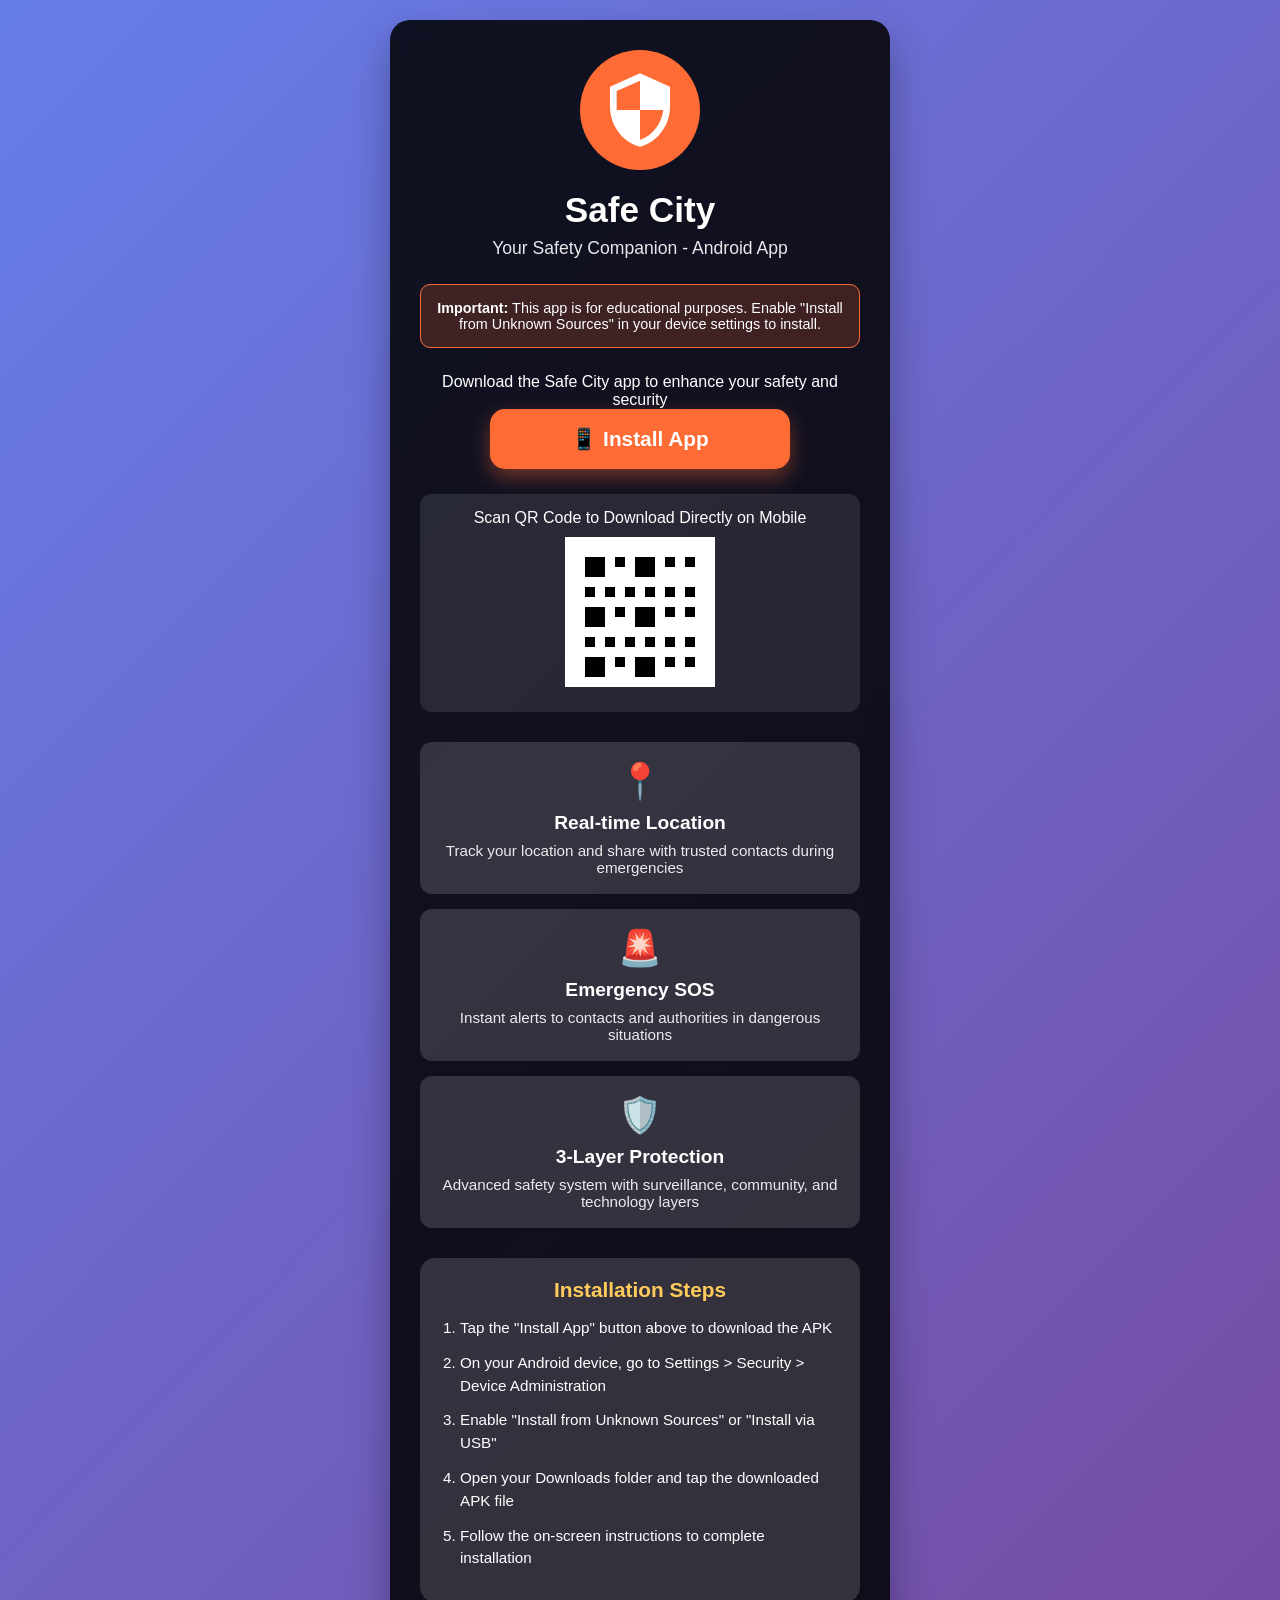
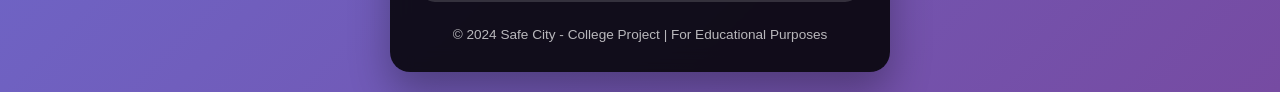
<file: index.html>
<!DOCTYPE html>
<html lang="en">
<head>
    <meta charset="UTF-8">
    <meta name="viewport" content="width=device-width, initial-scale=1.0, maximum-scale=1.0, user-scalable=no">
    <title>Safe City - Download</title>
    <style>
        * {
            margin: 0;
            padding: 0;
            box-sizing: border-box;
        }

        body {
            font-family: 'Segoe UI', Tahoma, Geneva, Verdana, sans-serif;
            background: linear-gradient(135deg, #667eea 0%, #764ba2 100%);
            color: white;
            min-height: 100vh;
            display: flex;
            flex-direction: column;
            align-items: center;
            justify-content: center;
            text-align: center;
            padding: 20px;
            touch-action: manipulation;
        }

        .container {
            max-width: 800px;
            background: rgba(0, 0, 0, 0.85);
            padding: 30px;
            border-radius: 20px;
            box-shadow: 0 20px 40px rgba(0, 0, 0, 0.3);
            backdrop-filter: blur(10px);
            width: 100%;
            max-width: 500px;
        }

        .logo {
            width: 120px;
            height: 120px;
            margin: 0 auto 20px;
            border-radius: 50%;
            background: #ff6b35;
            display: flex;
            align-items: center;
            justify-content: center;
        }

        .logo img {
            width: 80px;
            height: 80px;
        }

        h1 {
            font-size: 2.2em;
            margin-bottom: 8px;
            color: #fff;
            text-shadow: 0 2px 4px rgba(0,0,0,0.3);
        }

        .subtitle {
            font-size: 1.1em;
            margin-bottom: 25px;
            opacity: 0.9;
        }

        .download-section {
            margin: 25px 0;
        }

        .download-btn {
            display: flex;
            align-items: center;
            justify-content: center;
            background: #ff6b35;
            color: white;
            padding: 18px 25px;
            text-decoration: none;
            border-radius: 15px;
            font-size: 1.3em;
            font-weight: bold;
            transition: all 0.3s ease;
            box-shadow: 0 8px 20px rgba(255, 107, 53, 0.4);
            margin: 0 auto 15px;
            max-width: 300px;
            width: 100%;
            text-align: center;
        }

        .download-btn:hover, .download-btn:active {
            transform: translateY(-3px);
            box-shadow: 0 12px 25px rgba(255, 107, 53, 0.5);
            background: #e55a2b;
        }

        .download-btn i {
            margin-right: 10px;
            font-size: 1.4em;
        }

        .features {
            display: grid;
            grid-template-columns: 1fr;
            gap: 15px;
            margin: 30px 0;
            width: 100%;
        }

        .feature-card {
            background: rgba(255, 255, 255, 0.15);
            padding: 18px;
            border-radius: 12px;
            text-align: center;
            transition: transform 0.2s ease;
        }

        .feature-card:hover {
            transform: translateY(-3px);
            background: rgba(255, 255, 255, 0.2);
        }

        .feature-icon {
            font-size: 2.2em;
            margin-bottom: 10px;
            display: block;
        }

        .feature-card h3 {
            font-size: 1.2em;
            margin-bottom: 8px;
        }

        .feature-card p {
            font-size: 0.95em;
            opacity: 0.9;
        }

        .instructions {
            background: rgba(255, 255, 255, 0.15);
            padding: 20px;
            border-radius: 15px;
            margin-top: 25px;
            text-align: left;
            width: 100%;
        }

        .instructions h3 {
            margin-bottom: 15px;
            color: #ffcc5c;
            font-size: 1.3em;
            text-align: center;
        }

        .instructions ol {
            padding-left: 20px;
        }

        .instructions li {
            margin-bottom: 12px;
            line-height: 1.5;
            font-size: 0.95em;
        }

        .warning {
            background: rgba(255, 107, 53, 0.2);
            border: 1px solid #ff6b35;
            border-radius: 10px;
            padding: 15px;
            margin: 15px 0;
            font-size: 0.9em;
        }

        .qr-section {
            margin: 20px 0;
            padding: 15px;
            background: rgba(255, 255, 255, 0.1);
            border-radius: 12px;
        }

        .qr-code {
            width: 150px;
            height: 150px;
            margin: 10px auto;
            background: white;
            display: flex;
            align-items: center;
            justify-content: center;
            border-radius: 10px;
        }

        .qr-code img {
            width: 100%;
            height: 100%;
            object-fit: contain;
        }

        footer {
            margin-top: 25px;
            opacity: 0.7;
            font-size: 0.85em;
            text-align: center;
            width: 100%;
        }

        /* Mobile-specific optimizations */
        @media (max-width: 768px) {
            body {
                padding: 15px;
            }
            
            .container {
                padding: 25px 20px;
                margin: 10px;
            }
            
            h1 {
                font-size: 1.9em;
            }
            
            .subtitle {
                font-size: 1em;
            }
            
            .download-btn {
                padding: 16px 20px;
                font-size: 1.2em;
            }
            
            .features {
                gap: 12px;
            }
            
            .feature-card {
                padding: 15px;
            }
            
            .instructions {
                padding: 15px;
            }
            
            .instructions li {
                font-size: 0.9em;
            }
        }

        /* Touch targets for mobile */
        .btn-large {
            min-height: 48px;
            min-width: 48px;
        }

        /* Prevent text selection during taps */
        .no-select {
            -webkit-user-select: none;
            -moz-user-select: none;
            -ms-user-select: none;
            user-select: none;
        }
    </style>
</head>
<body>
    <div class="container">
        <div class="logo">
            <svg xmlns="http://www.w3.org/2000/svg" viewBox="0 0 24 24" fill="white" width="80" height="80">
                <path d="M12 1L3 5v6c0 5.55 3.84 10.74 9 12 5.16-1.26 9-6.45 9-12V5l-9-4zm0 10.99h7c-.53 4.12-3.28 7.79-7 8.94V12H5V6.3l7-3.11v8.8z"/>
            </svg>
        </div>
        
        <h1>Safe City</h1>
        <p class="subtitle">Your Safety Companion - Android App</p>
        
        <div class="warning">
            <strong>Important:</strong> This app is for educational purposes. Enable "Install from Unknown Sources" in your device settings to install.
        </div>
        
        <div class="download-section">
            <p>Download the Safe City app to enhance your safety and security</p>
            <a href="./downloads/safecity-app.apk" class="download-btn btn-large no-select" id="downloadBtn">
                <span>📱 Install App</span>
            </a>
        </div>
        
        <div class="qr-section">
            <p>Scan QR Code to Download Directly on Mobile</p>
            <div class="qr-code">
                <img src="data:image/svg+xml,%3Csvg xmlns='http://www.w3.org/2000/svg' width='150' height='150' viewBox='0 0 150 150'%3E%3Crect width='150' height='150' fill='%23ffffff'/%3E%3Cpath d='M20,20 L40,20 L40,40 L20,40 Z M50,20 L60,20 L60,30 L50,30 Z M70,20 L90,20 L90,40 L70,40 Z M100,20 L110,20 L110,30 L100,30 Z M120,20 L130,20 L130,30 L120,30 Z M20,50 L30,50 L30,60 L20,60 Z M40,50 L50,50 L50,60 L40,60 Z M60,50 L70,50 L70,60 L60,60 Z M80,50 L90,50 L90,60 L80,60 Z M100,50 L110,50 L110,60 L100,60 Z M120,50 L130,50 L130,60 L120,60 Z M20,70 L40,70 L40,90 L20,90 Z M50,70 L60,70 L60,80 L50,80 Z M70,70 L90,70 L90,90 L70,90 Z M100,70 L110,70 L110,80 L100,80 Z M120,70 L130,70 L130,80 L120,80 Z M20,100 L30,100 L30,110 L20,110 Z M40,100 L50,100 L50,110 L40,110 Z M60,100 L70,100 L70,110 L60,110 Z M80,100 L90,100 L90,110 L80,110 Z M100,100 L110,100 L110,110 L100,110 Z M120,100 L130,100 L130,110 L120,110 Z M20,120 L40,120 L40,140 L20,140 Z M50,120 L60,120 L60,130 L50,130 Z M70,120 L90,120 L90,140 L70,140 Z M100,120 L110,120 L110,130 L100,130 Z M120,120 L130,120 L130,130 L120,130 Z' fill='%23000000'/%3E%3C/svg%3E" alt="QR Code" />
            </div>
        </div>
        
        <div class="features">
            <div class="feature-card">
                <div class="feature-icon">📍</div>
                <h3>Real-time Location</h3>
                <p>Track your location and share with trusted contacts during emergencies</p>
            </div>
            <div class="feature-card">
                <div class="feature-icon">🚨</div>
                <h3>Emergency SOS</h3>
                <p>Instant alerts to contacts and authorities in dangerous situations</p>
            </div>
            <div class="feature-card">
                <div class="feature-icon">🛡️</div>
                <h3>3-Layer Protection</h3>
                <p>Advanced safety system with surveillance, community, and technology layers</p>
            </div>
        </div>
        
        <div class="instructions">
            <h3>Installation Steps</h3>
            <ol>
                <li>Tap the "Install App" button above to download the APK</li>
                <li>On your Android device, go to Settings > Security > Device Administration</li>
                <li>Enable "Install from Unknown Sources" or "Install via USB"</li>
                <li>Open your Downloads folder and tap the downloaded APK file</li>
                <li>Follow the on-screen instructions to complete installation</li>
            </ol>
        </div>
        
        <footer>
            <p>© 2024 Safe City - College Project | For Educational Purposes</p>
        </footer>
    </div>

    <script>
        document.getElementById('downloadBtn').addEventListener('click', function(e) {
            // Track download event
            console.log('Download initiated from: ' + navigator.userAgent);
            
            // Detect if user is on mobile device
            const isMobile = /Android|webOS|iPhone|iPad|iPod|BlackBerry|IEMobile|Opera Mini/i.test(navigator.userAgent);
            
            if (isMobile) {
                // On mobile, suggest saving to downloads
                console.log('Mobile device detected - download will start');
            }
            
            // Optional: Add analytics here if needed
            // gtag('event', 'download', { 'event_category': 'apk', 'event_label': 'safecity-app' });
        });
        
        // Enhanced touch feedback for mobile
        const downloadBtn = document.getElementById('downloadBtn');
        
        downloadBtn.addEventListener('touchstart', function() {
            this.style.transform = 'translateY(0)';
        });
        
        downloadBtn.addEventListener('touchend', function() {
            setTimeout(() => {
                this.style.transform = 'translateY(-3px)';
            }, 100);
        });
    </script>
</body>
</html>
</file>
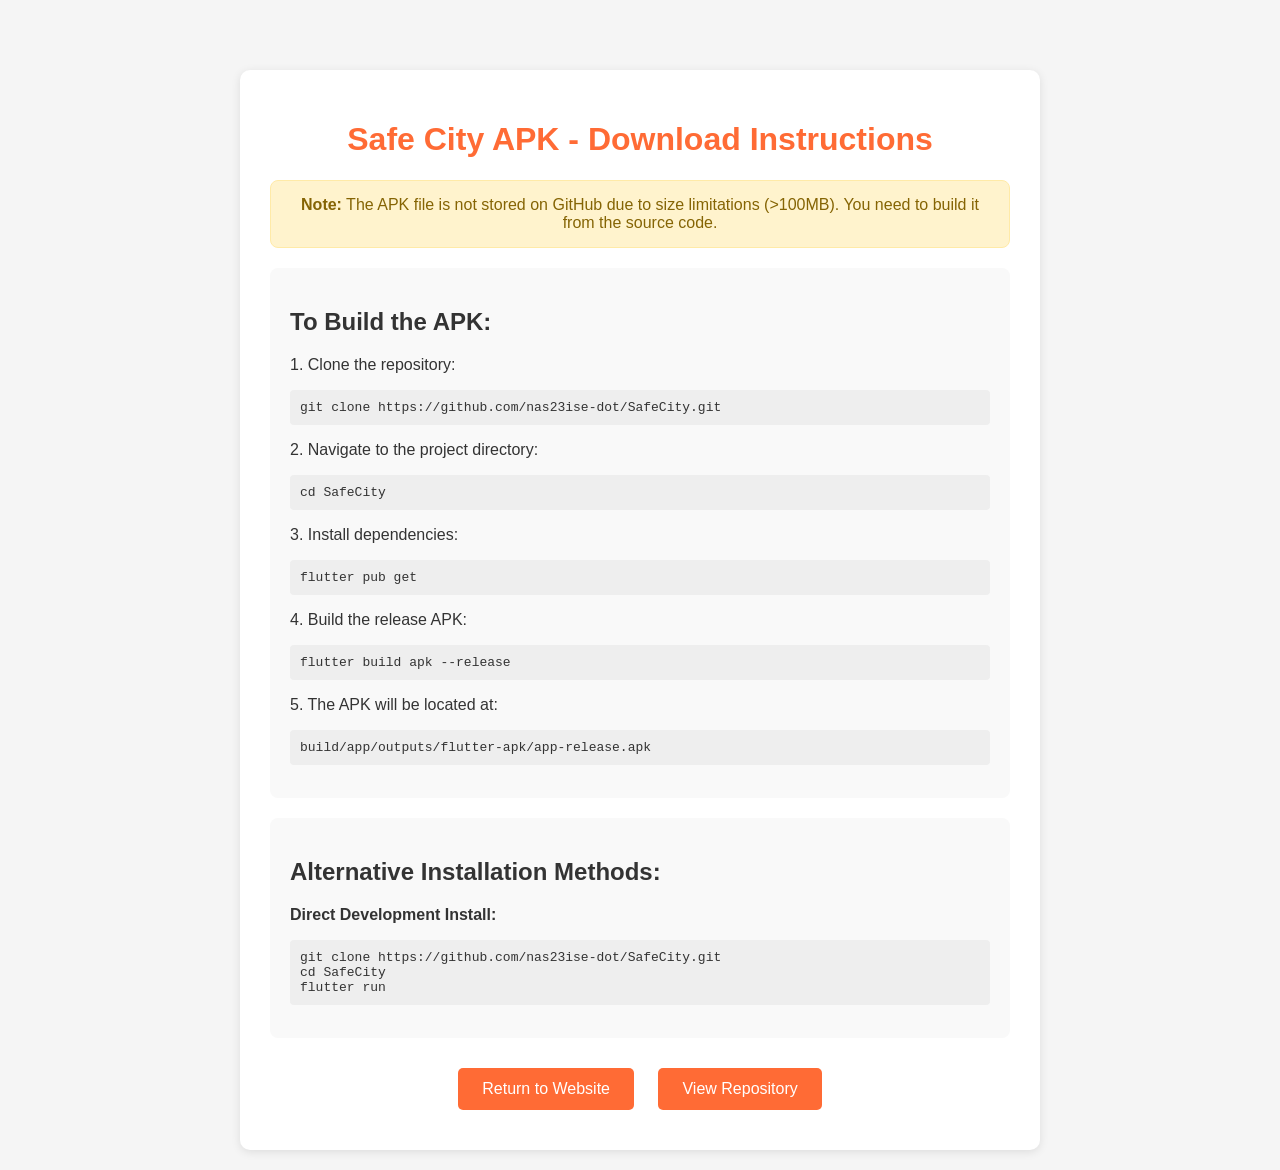
<file: downloads/index.html>
<!DOCTYPE html>
<html lang="en">
<head>
    <meta charset="UTF-8">
    <meta name="viewport" content="width=device-width, initial-scale=1.0">
    <title>Safe City APK - GitHub Size Limit</title>
    <style>
        body {
            font-family: Arial, sans-serif;
            max-width: 800px;
            margin: 0 auto;
            padding: 20px;
            background-color: #f5f5f5;
            color: #333;
            text-align: center;
        }
        .container {
            background: white;
            padding: 30px;
            border-radius: 10px;
            box-shadow: 0 2px 10px rgba(0,0,0,0.1);
            margin-top: 50px;
        }
        h1 {
            color: #ff6b35;
        }
        .instructions {
            text-align: left;
            background: #f9f9f9;
            padding: 20px;
            border-radius: 8px;
            margin: 20px 0;
        }
        pre {
            background: #eee;
            padding: 10px;
            overflow-x: auto;
            border-radius: 4px;
        }
        .btn {
            display: inline-block;
            background: #ff6b35;
            color: white;
            padding: 12px 24px;
            text-decoration: none;
            border-radius: 5px;
            margin: 10px;
        }
        .alert {
            background: #fff3cd;
            color: #856404;
            padding: 15px;
            border-radius: 8px;
            margin: 20px 0;
            border: 1px solid #ffeaa7;
        }
    </style>
    <script>
        // Check if the user is trying to access the APK file directly
        window.addEventListener('DOMContentLoaded', (event) => {
            const path = window.location.pathname;
            if (path.endsWith('/safecity-app.apk')) {
                // Show a message about building the APK
                document.getElementById('apk-info').style.display = 'block';
                document.getElementById('instructions').style.display = 'none';
            }
        });
    </script>
</head>
<body>
    <div class="container">
        <h1>Safe City APK - Download Instructions</h1>
        <div id="apk-info" style="display:none;">
            <div class="alert">
                <strong>APK Building Required:</strong> The SafeCity APK file is not stored on GitHub due to size limitations (>100MB).
                You need to build it from the source code.
            </div>
            <div class="instructions">
                <h2>Quick Build Command:</h2>
                <pre>git clone https://github.com/nas23ise-dot/SafeCity.git && cd SafeCity && flutter pub get && flutter build apk --release</pre>
                <p>After building, find your APK at: <code>build/app/outputs/flutter-apk/app-release.apk</code></p>
            </div>
        </div>
        <div id="instructions">
        <div class="alert">
            <strong>Note:</strong> The APK file is not stored on GitHub due to size limitations (>100MB).
            You need to build it from the source code.
        </div>
        
        <div class="instructions">
            <h2>To Build the APK:</h2>
            <p>1. Clone the repository:</p>
            <pre>git clone https://github.com/nas23ise-dot/SafeCity.git</pre>
            
            <p>2. Navigate to the project directory:</p>
            <pre>cd SafeCity</pre>
            
            <p>3. Install dependencies:</p>
            <pre>flutter pub get</pre>
            
            <p>4. Build the release APK:</p>
            <pre>flutter build apk --release</pre>
            
            <p>5. The APK will be located at:</p>
            <pre>build/app/outputs/flutter-apk/app-release.apk</pre>
        </div>
        
        <div class="instructions">
            <h2>Alternative Installation Methods:</h2>
            <p><strong>Direct Development Install:</strong></p>
            <pre>git clone https://github.com/nas23ise-dot/SafeCity.git
cd SafeCity
flutter run</pre>
        </div>
        
        </div> <!-- End of instructions div -->
        <a href="../" class="btn">Return to Website</a>
        <a href="https://github.com/nas23ise-dot/SafeCity" class="btn">View Repository</a>
    </div>
</body>
</html>
</file>
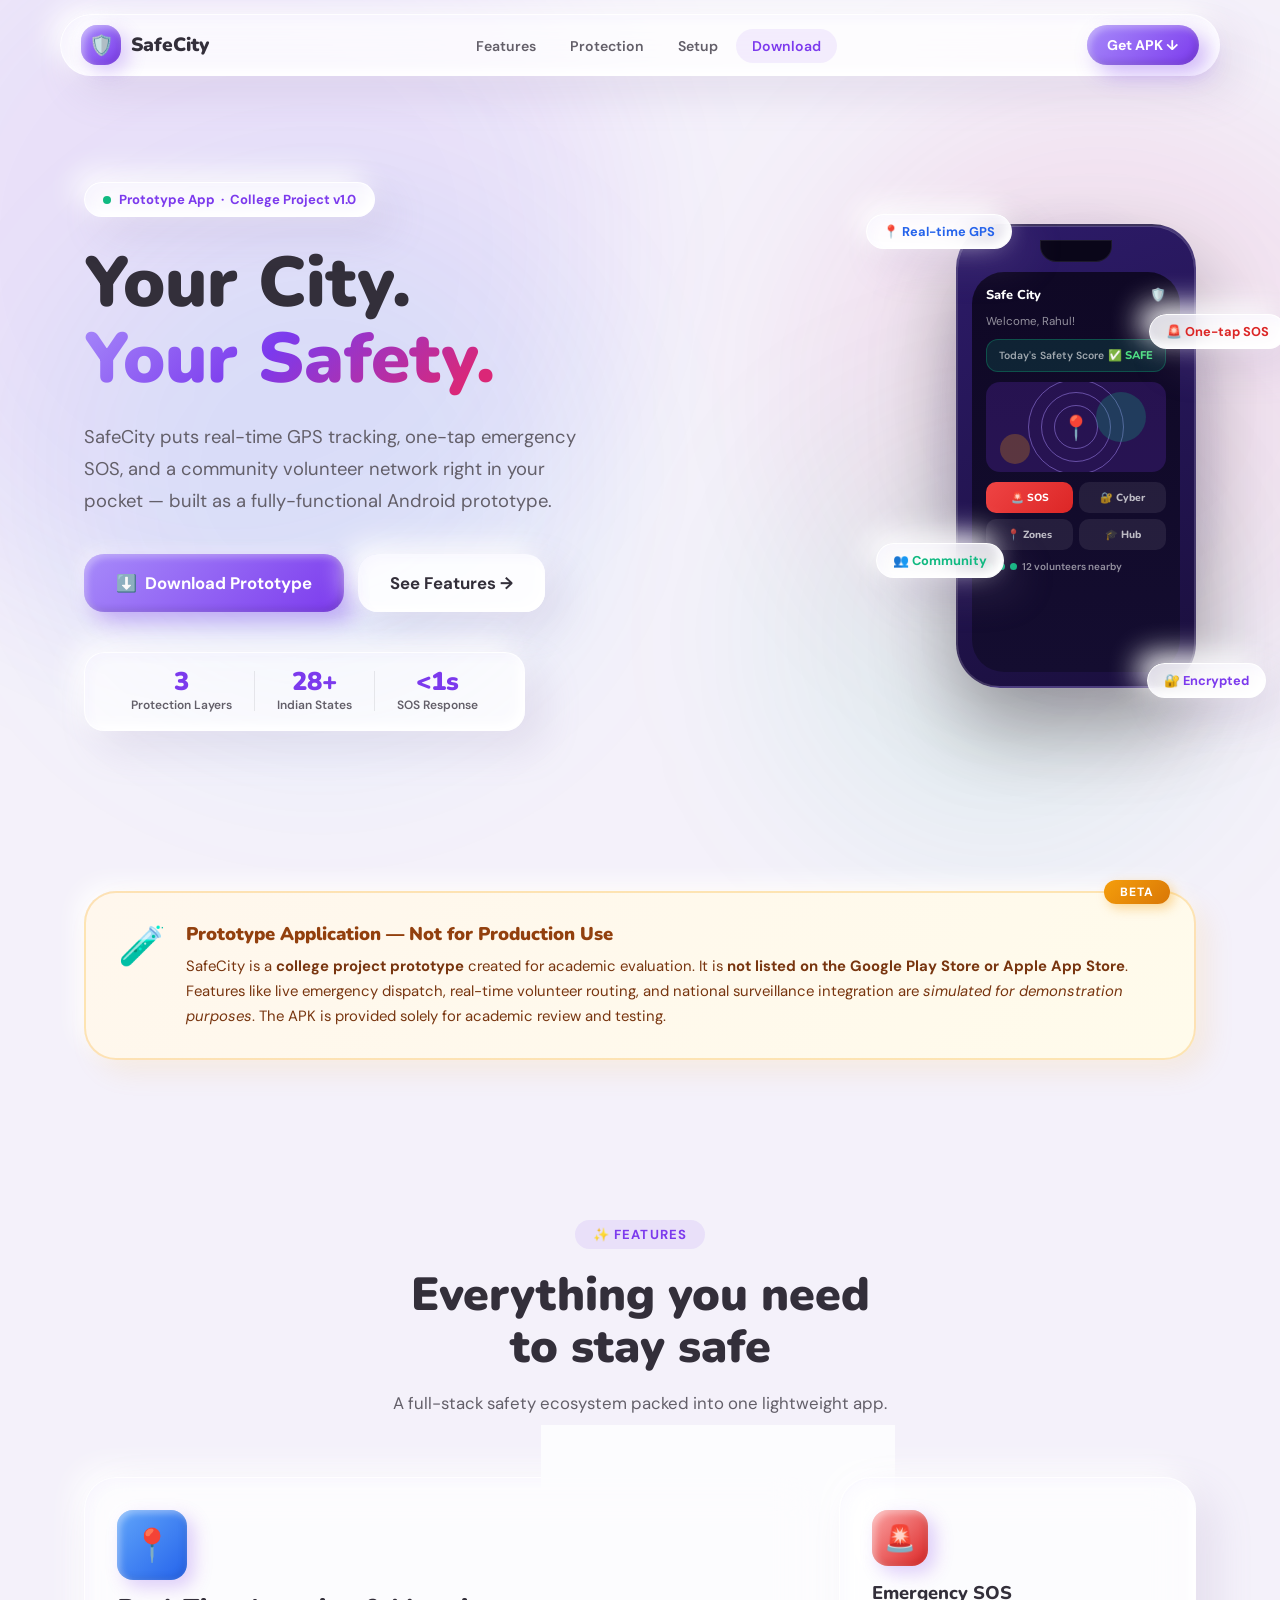
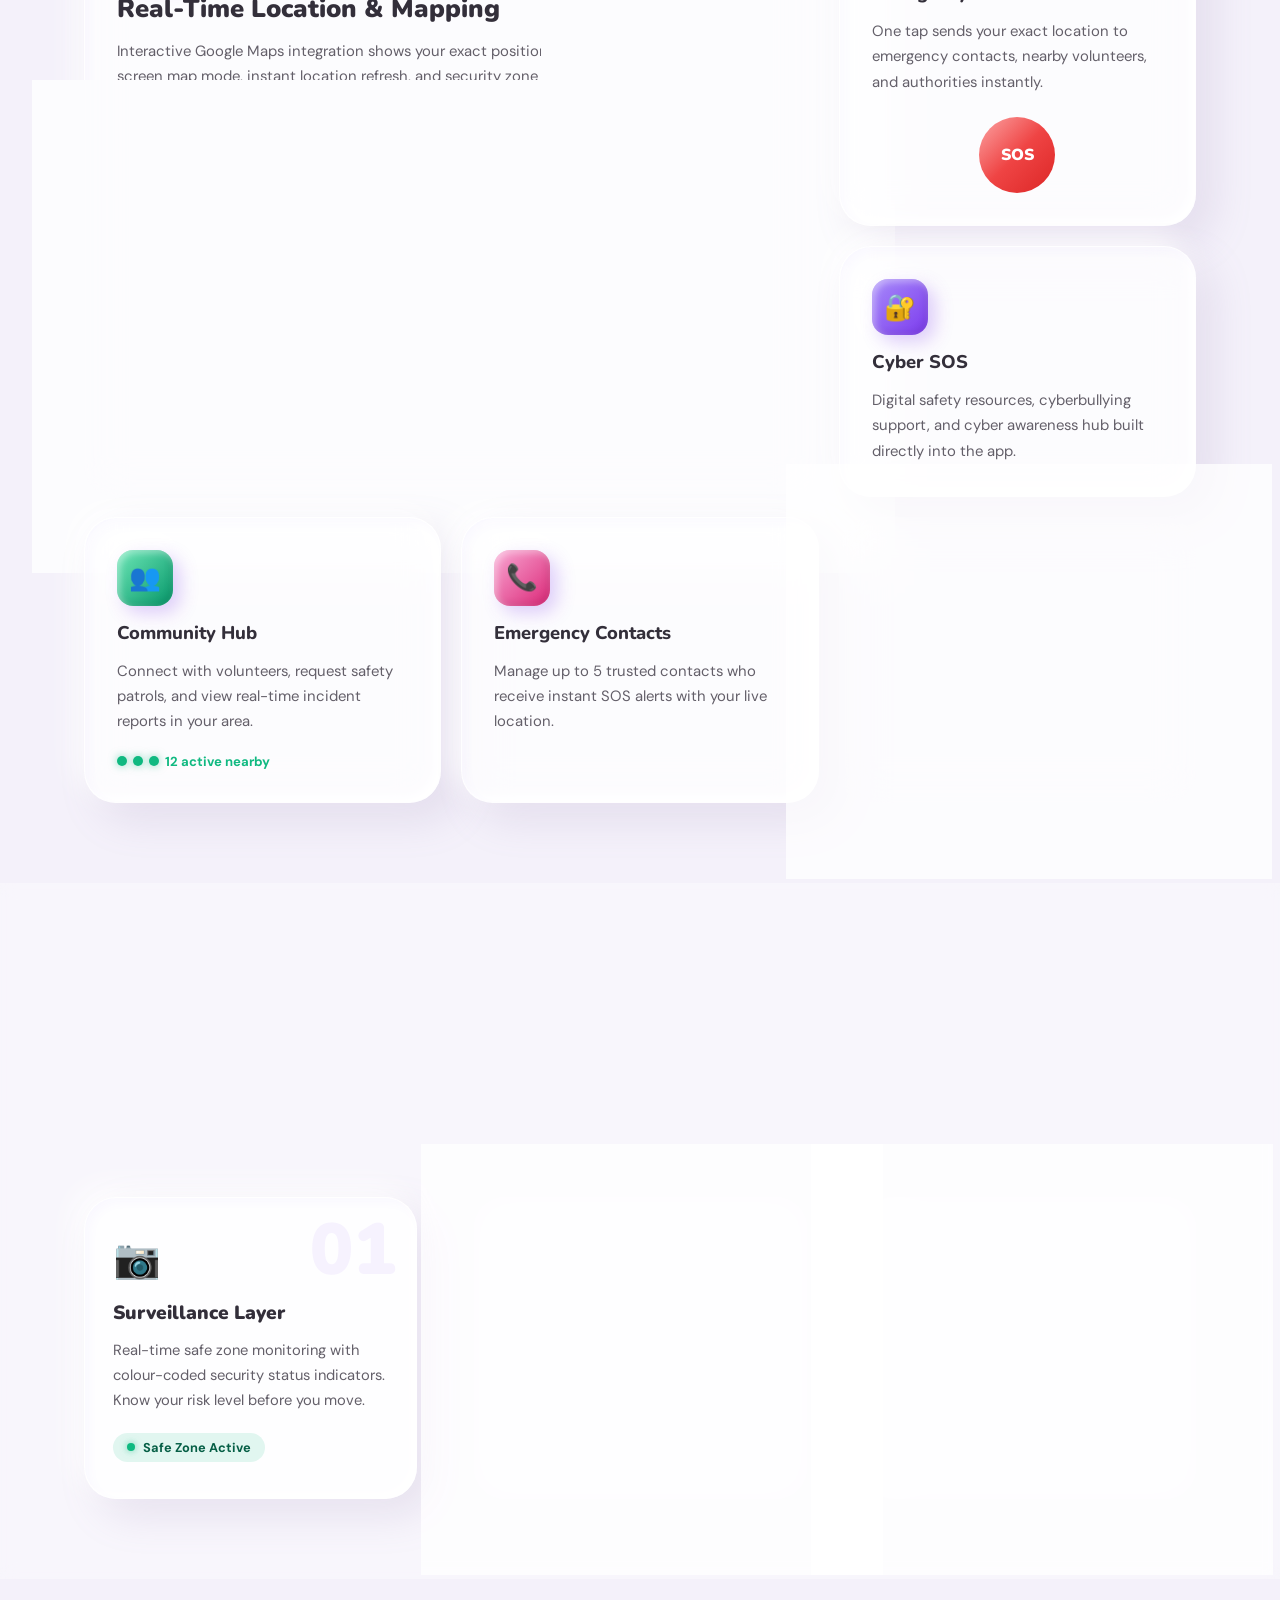
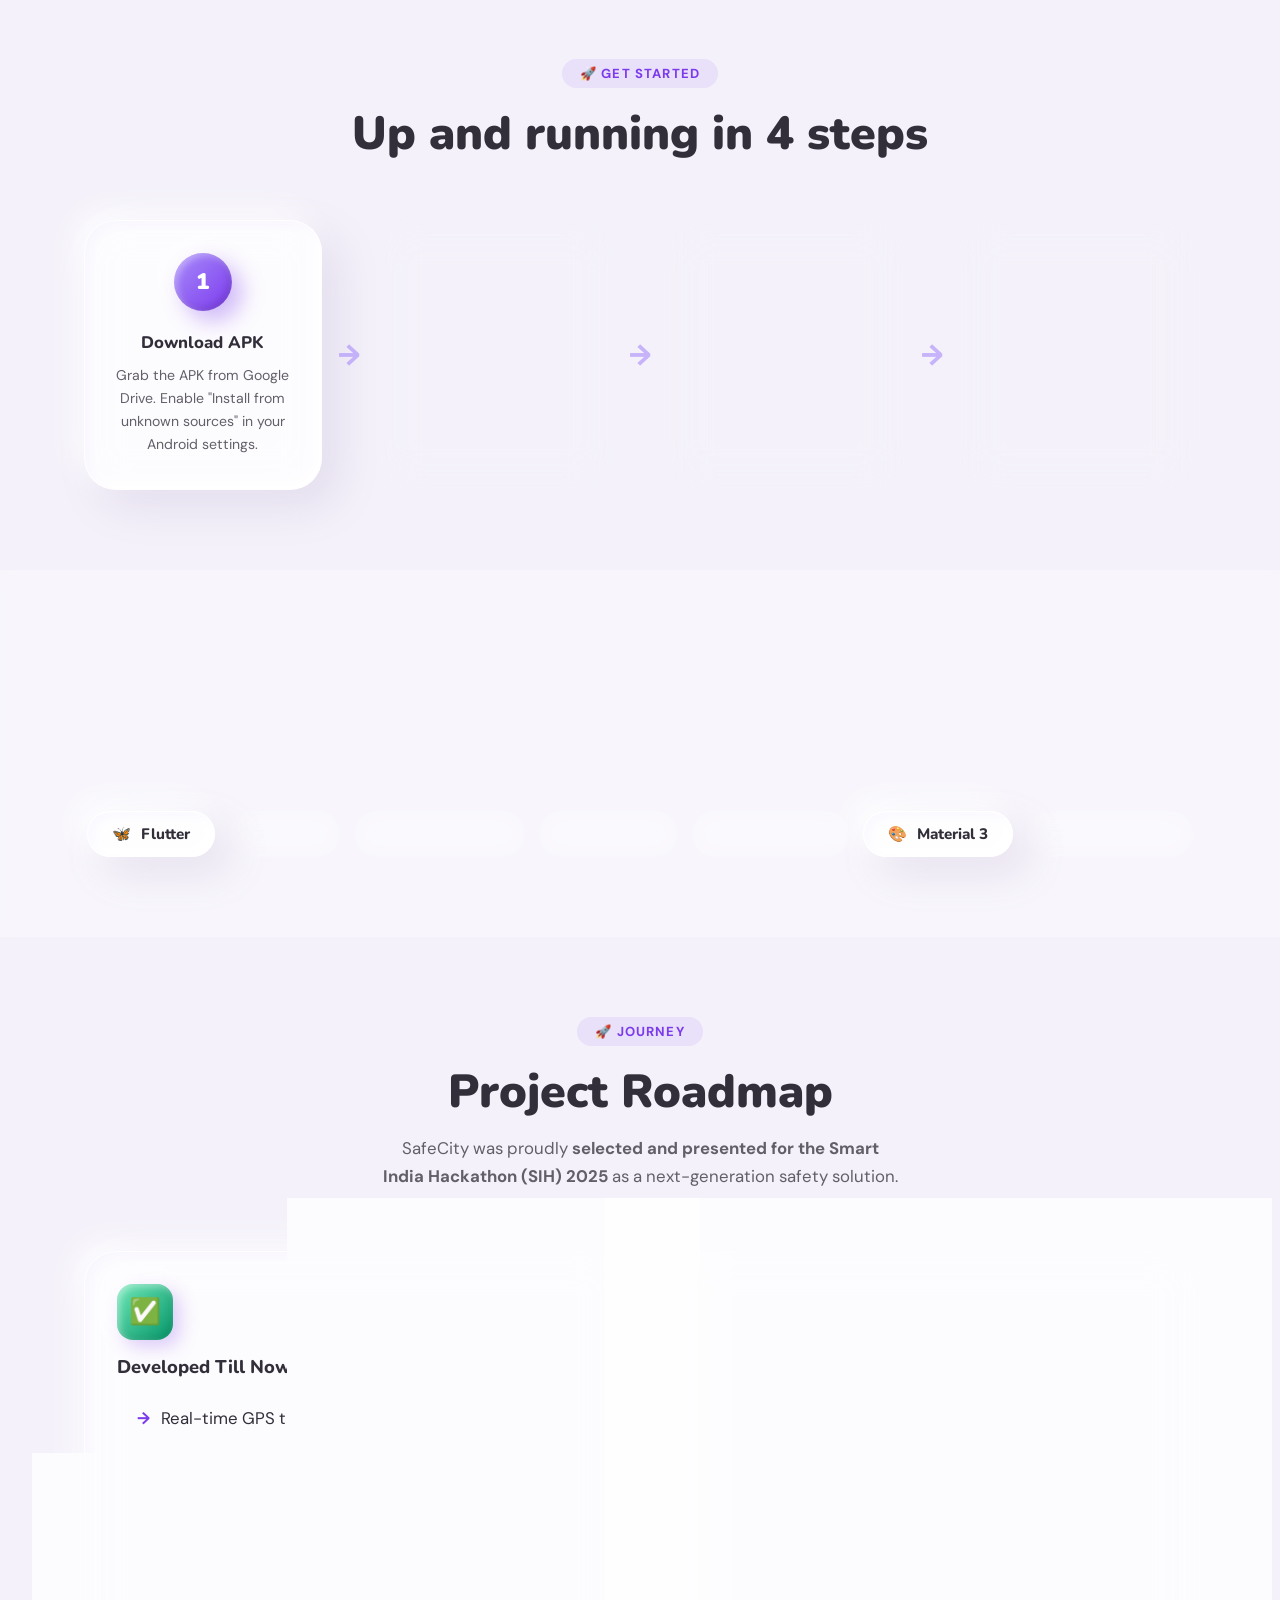
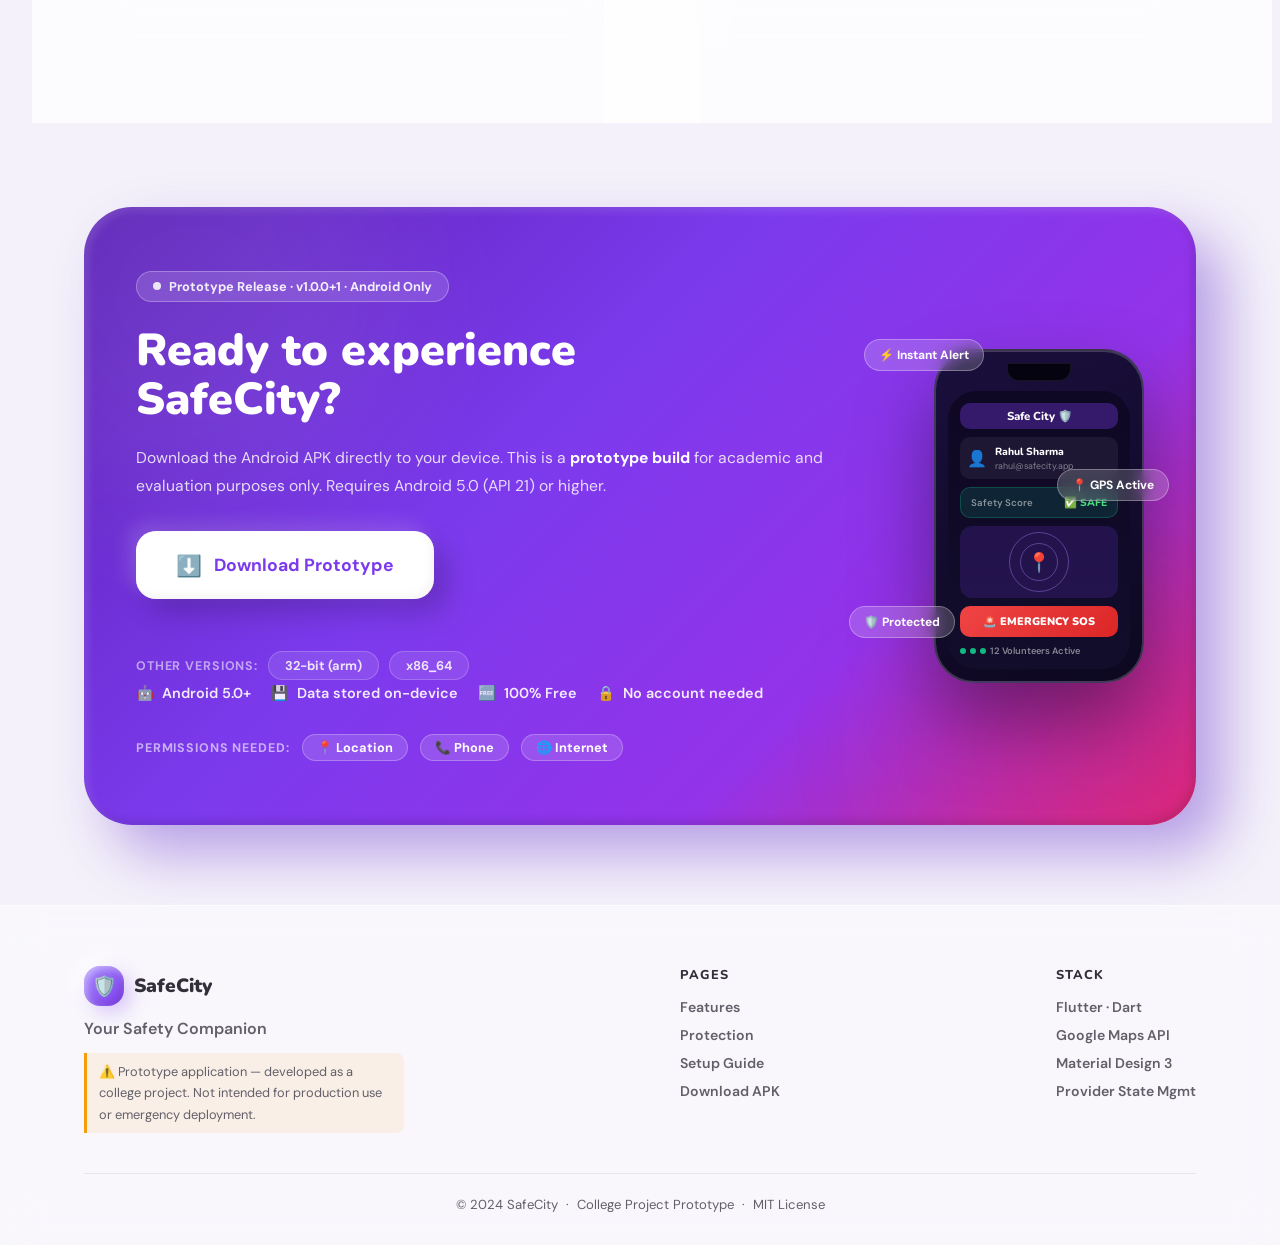
<file: web/index.html>
<!DOCTYPE html>
<html lang="en">
<head>
  <meta charset="UTF-8"/>
  <meta name="viewport" content="width=device-width, initial-scale=1.0"/>
  <title>SafeCity — Your Safety Companion | Download APK</title>
  <meta name="description" content="SafeCity is a prototype safety companion app with real-time GPS, emergency SOS, community hub & 3-layer protection. Download the Android APK."/>
  <meta name="theme-color" content="#7C3AED"/>
  <link rel="icon" href="data:image/svg+xml,<svg xmlns='http://www.w3.org/2000/svg' viewBox='0 0 100 100'><defs><linearGradient id='g' x1='0' y1='0' x2='1' y2='1'><stop offset='0%25' stop-color='%23A78BFA'/><stop offset='100%25' stop-color='%237C3AED'/></linearGradient></defs><path d='M50 5 L90 22 L90 50 C90 72 72 88 50 95 C28 88 10 72 10 50 L10 22 Z' fill='url(%23g)'/><path d='M35 50 L46 62 L66 40' stroke='white' stroke-width='7' stroke-linecap='round' stroke-linejoin='round' fill='none'/></svg>"/>
  <link rel="shortcut icon" href="data:image/svg+xml,<svg xmlns='http://www.w3.org/2000/svg' viewBox='0 0 100 100'><defs><linearGradient id='g' x1='0' y1='0' x2='1' y2='1'><stop offset='0%25' stop-color='%23A78BFA'/><stop offset='100%25' stop-color='%237C3AED'/></linearGradient></defs><path d='M50 5 L90 22 L90 50 C90 72 72 88 50 95 C28 88 10 72 10 50 L10 22 Z' fill='url(%23g)'/><path d='M35 50 L46 62 L66 40' stroke='white' stroke-width='7' stroke-linecap='round' stroke-linejoin='round' fill='none'/></svg>"/>
  <link rel="preconnect" href="https://fonts.googleapis.com"/>
  <link rel="preconnect" href="https://fonts.gstatic.com" crossorigin/>
  <link href="https://fonts.googleapis.com/css2?family=Nunito:wght@700;800;900&family=DM+Sans:ital,wght@0,400;0,500;0,700;1,400&display=swap" rel="stylesheet"/>
  <link rel="stylesheet" href="style.css?v=2.0"/>
</head>
<body>

<!-- BLOBS -->
<div class="blobs" aria-hidden="true">
  <span class="blob b1"></span>
  <span class="blob b2"></span>
  <span class="blob b3"></span>
  <span class="blob b4"></span>
</div>

<!-- NAV -->
<header class="nav-wrap">
  <nav class="nav" role="navigation">
    <a href="#" class="logo" aria-label="SafeCity home">
      <span class="logo-icon">🛡️</span>
      <span class="logo-text">SafeCity</span>
    </a>
    <ul class="nav-links" role="list">
      <li><a href="#features" class="nav-link">Features</a></li>
      <li><a href="#protection" class="nav-link">Protection</a></li>
      <li><a href="#how" class="nav-link">Setup</a></li>
      <li><a href="#download" class="nav-link">Download</a></li>
    </ul>
    <a href="downloads/SafeCity-arm64-v8a.apk" class="btn btn-nav">Get APK ↓</a>
  </nav>
</header>

<main>

<!-- ═══════════════════════════════════════════
     HERO
══════════════════════════════════════════════ -->
<section class="hero" aria-labelledby="hero-h1">
  <div class="hero-inner">

    <!-- Left: Text -->
    <div class="hero-text">
      <div class="proto-pill-hero">
        <span class="pulse-dot"></span>
        Prototype App &nbsp;·&nbsp; College Project v1.0
      </div>

      <h1 class="hero-h1" id="hero-h1">
        Your City.<br>
        <span class="grad-text">Your Safety.</span>
      </h1>

      <p class="hero-p">
        SafeCity puts real-time GPS tracking, one-tap emergency SOS,
        and a community volunteer network right in your pocket —
        built as a fully-functional Android prototype.
      </p>

      <div class="hero-btns">
        <a href="downloads/SafeCity-arm64-v8a.apk" class="btn btn-primary" id="hero-dl">
          <span>⬇️</span> Download Prototype
        </a>
        <a href="#features" class="btn btn-ghost" id="hero-feat">
          See Features →
        </a>
      </div>

      <!-- Mini stat row -->
      <div class="hero-stats">
        <div class="mini-stat">
          <strong>3</strong><span>Protection Layers</span>
        </div>
        <div class="stat-divider"></div>
        <div class="mini-stat">
          <strong>28+</strong><span>Indian States</span>
        </div>
        <div class="stat-divider"></div>
        <div class="mini-stat">
          <strong>&lt;1s</strong><span>SOS Response</span>
        </div>
      </div>
    </div>

    <!-- Right: Phone -->
    <div class="hero-phone-wrap" aria-hidden="true">
      <div class="phone-glow"></div>
      <div class="phone">
        <div class="phone-notch"></div>
        <div class="phone-screen">
          <div class="ps-bar">
            <span class="ps-title">Safe City</span>
            <span class="ps-icon">🛡️</span>
          </div>
          <div class="ps-welcome">Welcome, Rahul!</div>
          <div class="ps-score-card">
            <span class="ps-score-label">Today's Safety Score</span>
            <span class="ps-score-badge">✅ SAFE</span>
          </div>
          <div class="ps-map">
            <div class="ps-map-pin">📍</div>
            <div class="ps-ring r1"></div>
            <div class="ps-ring r2"></div>
            <div class="ps-ring r3"></div>
            <div class="ps-zone z1"></div>
            <div class="ps-zone z2"></div>
          </div>
          <div class="ps-grid">
            <div class="ps-btn ps-red">🚨 SOS</div>
            <div class="ps-btn ps-dark">🔐 Cyber</div>
            <div class="ps-btn ps-dark">📍 Zones</div>
            <div class="ps-btn ps-dark">🎓 Hub</div>
          </div>
          <div class="ps-vol">
            <span class="ps-vol-dot"></span>
            <span class="ps-vol-dot" style="animation-delay:-.5s"></span>
            <span class="ps-vol-dot" style="animation-delay:-1s"></span>
            <span>12 volunteers nearby</span>
          </div>
        </div>
      </div>
      <!-- Floating chips around phone -->
      <div class="float-chip fc1">📍 Real-time GPS</div>
      <div class="float-chip fc2">🚨 One-tap SOS</div>
      <div class="float-chip fc3">👥 Community</div>
      <div class="float-chip fc4">🔐 Encrypted</div>
    </div>

  </div>
</section>

<!-- ═══════════════════════════════════════════
     PROTOTYPE NOTICE
══════════════════════════════════════════════ -->
<section class="section" aria-label="Prototype notice">
  <div class="container">
    <div class="proto-banner">
      <div class="proto-icon-wrap">🧪</div>
      <div class="proto-content">
        <h2 class="proto-title">Prototype Application — Not for Production Use</h2>
        <p class="proto-body">
          SafeCity is a <strong>college project prototype</strong> created for academic evaluation. It is
          <strong>not listed on the Google Play Store or Apple App Store</strong>. Features like live emergency
          dispatch, real-time volunteer routing, and national surveillance integration are
          <em>simulated for demonstration purposes</em>. The APK is provided solely for academic review and testing.
        </p>
      </div>
      <div class="proto-badge">Beta</div>
    </div>
  </div>
</section>

<!-- ═══════════════════════════════════════════
     FEATURES
══════════════════════════════════════════════ -->
<section class="section" id="features" aria-labelledby="feat-title">
  <div class="container">
    <div class="section-head">
      <div class="eyebrow">✨ Features</div>
      <h2 class="section-title" id="feat-title">Everything you need<br>to stay safe</h2>
      <p class="section-sub">A full-stack safety ecosystem packed into one lightweight app.</p>
    </div>

    <div class="features-grid">

      <!-- Hero card: Map -->
      <div class="feat-card feat-hero reveal" id="fc-map">
        <div class="feat-card-bg" aria-hidden="true">
          <div class="map-bg-circles">
            <div class="mbc mbc1"></div>
            <div class="mbc mbc2"></div>
            <div class="mbc mbc3"></div>
          </div>
        </div>
        <div class="feat-card-content">
          <div class="feat-orb orb-blue">📍</div>
          <h3 class="feat-title-lg">Real-Time Location &amp; Mapping</h3>
          <p class="feat-body">
            Interactive Google Maps integration shows your exact position with live GPS tracking.
            Full-screen map mode, instant location refresh, and security zone colour-coding
            (Safe · Caution · High Risk) keep you aware at every moment.
          </p>
          <div class="feat-tags">
            <span class="ftag">Google Maps</span>
            <span class="ftag">Geolocator</span>
            <span class="ftag">Live GPS</span>
            <span class="ftag">Safe Zones</span>
          </div>
        </div>
      </div>

      <!-- SOS -->
      <div class="feat-card reveal" id="fc-sos">
        <div class="feat-card-content">
          <div class="feat-orb orb-red">🚨</div>
          <h3 class="feat-title">Emergency SOS</h3>
          <p class="feat-body">One tap sends your exact location to emergency contacts, nearby volunteers, and authorities instantly.</p>
          <div class="sos-mock" aria-hidden="true">SOS</div>
        </div>
      </div>

      <!-- Cyber -->
      <div class="feat-card reveal" id="fc-cyber">
        <div class="feat-card-content">
          <div class="feat-orb orb-purple">🔐</div>
          <h3 class="feat-title">Cyber SOS</h3>
          <p class="feat-body">Digital safety resources, cyberbullying support, and cyber awareness hub built directly into the app.</p>
        </div>
      </div>

      <!-- Community -->
      <div class="feat-card reveal" id="fc-community">
        <div class="feat-card-content">
          <div class="feat-orb orb-emerald">👥</div>
          <h3 class="feat-title">Community Hub</h3>
          <p class="feat-body">Connect with volunteers, request safety patrols, and view real-time incident reports in your area.</p>
          <div class="vol-row" aria-hidden="true">
            <span class="vdot"></span><span class="vdot"></span><span class="vdot"></span>
            <span class="vol-label">12 active nearby</span>
          </div>
        </div>
      </div>

      <!-- Contacts -->
      <div class="feat-card reveal" id="fc-contacts">
        <div class="feat-card-content">
          <div class="feat-orb orb-pink">📞</div>
          <h3 class="feat-title">Emergency Contacts</h3>
          <p class="feat-body">Manage up to 5 trusted contacts who receive instant SOS alerts with your live location.</p>
        </div>
      </div>

      <!-- States -->
      <div class="feat-card reveal" id="fc-states">
        <div class="feat-card-content">
          <div class="feat-orb orb-amber">🗺️</div>
          <h3 class="feat-title">Indian States Explorer</h3>
          <p class="feat-body">Browse safety stats and security info for all 28+ Indian states on an interactive map.</p>
        </div>
      </div>

    </div>
  </div>
</section>

<!-- ═══════════════════════════════════════════
     3-LAYER PROTECTION
══════════════════════════════════════════════ -->
<section class="section section-alt" id="protection" aria-labelledby="prot-title">
  <div class="container">
    <div class="section-head">
      <div class="eyebrow">🛡️ Security</div>
      <h2 class="section-title" id="prot-title">3-Layer Protection System</h2>
      <p class="section-sub">Three independent safety nets working together for comprehensive protection.</p>
    </div>

    <div class="layers-wrap">
      <div class="layer-card reveal" id="lc1">
        <div class="layer-num" aria-hidden="true">01</div>
        <div class="layer-emoji">📷</div>
        <h3 class="layer-title">Surveillance Layer</h3>
        <p class="layer-body">Real-time safe zone monitoring with colour-coded security status indicators. Know your risk level before you move.</p>
        <div class="layer-pill pill-green"><span class="ldot ldot-green"></span> Safe Zone Active</div>
      </div>
      <div class="layer-connector" aria-hidden="true">
        <div class="conn-line"></div>
        <div class="conn-arrow">▶</div>
      </div>
      <div class="layer-card reveal" id="lc2">
        <div class="layer-num" aria-hidden="true">02</div>
        <div class="layer-emoji">🤝</div>
        <h3 class="layer-title">Community Layer</h3>
        <p class="layer-body">Volunteer-based safety patrol network. Report incidents, request patrols, and support neighbours in real time.</p>
        <div class="layer-pill pill-blue"><span class="ldot ldot-blue"></span> 12 Volunteers Online</div>
      </div>
      <div class="layer-connector" aria-hidden="true">
        <div class="conn-line"></div>
        <div class="conn-arrow">▶</div>
      </div>
      <div class="layer-card reveal" id="lc3">
        <div class="layer-num" aria-hidden="true">03</div>
        <div class="layer-emoji">⚡</div>
        <h3 class="layer-title">Technology Layer</h3>
        <p class="layer-body">Advanced GPS tracking, encrypted on-device storage, and sub-second SOS broadcast to contacts and authorities.</p>
        <div class="layer-pill pill-violet"><span class="ldot ldot-violet"></span> Tracking Active</div>
      </div>
    </div>
  </div>
</section>

<!-- ═══════════════════════════════════════════
     HOW IT WORKS
══════════════════════════════════════════════ -->
<section class="section" id="how" aria-labelledby="how-title">
  <div class="container">
    <div class="section-head">
      <div class="eyebrow">🚀 Get Started</div>
      <h2 class="section-title" id="how-title">Up and running in 4 steps</h2>
    </div>
    <div class="steps-wrap">
      <div class="step reveal" id="s1">
        <div class="step-num">1</div>
        <h3 class="step-title">Download APK</h3>
        <p class="step-body">Grab the APK from Google Drive. Enable "Install from unknown sources" in your Android settings.</p>
      </div>
      <div class="step-arrow" aria-hidden="true">→</div>
      <div class="step reveal" id="s2">
        <div class="step-num">2</div>
        <h3 class="step-title">Create Profile</h3>
        <p class="step-body">Register with your name, contact info, and add up to 5 emergency contacts during setup.</p>
      </div>
      <div class="step-arrow" aria-hidden="true">→</div>
      <div class="step reveal" id="s3">
        <div class="step-num">3</div>
        <h3 class="step-title">Grant Permissions</h3>
        <p class="step-body">Allow location and phone access. All your data stays on-device — no servers, no cloud.</p>
      </div>
      <div class="step-arrow" aria-hidden="true">→</div>
      <div class="step reveal" id="s4">
        <div class="step-num">4</div>
        <h3 class="step-title">Stay Safe</h3>
        <p class="step-body">Monitor your safety score, explore the map, connect with your community, and SOS when needed.</p>
      </div>
    </div>
  </div>
</section>

<!-- ═══════════════════════════════════════════
     TECH STACK
══════════════════════════════════════════════ -->
<section class="section section-alt" aria-labelledby="tech-title">
  <div class="container">
    <div class="section-head">
      <div class="eyebrow">⚙️ Built With</div>
      <h2 class="section-title" id="tech-title">Modern Tech Stack</h2>
    </div>
    <div class="tech-row">
      <div class="tech-chip reveal">🦋 <strong>Flutter</strong></div>
      <div class="tech-chip reveal">🎯 <strong>Dart</strong></div>
      <div class="tech-chip reveal">🗺️ <strong>Google Maps</strong></div>
      <div class="tech-chip reveal">🔄 <strong>Provider</strong></div>
      <div class="tech-chip reveal">📡 <strong>Geolocator</strong></div>
      <div class="tech-chip reveal">🎨 <strong>Material 3</strong></div>
      <div class="tech-chip reveal">💾 <strong>SharedPrefs</strong></div>
    </div>
  </div>
</section>

<!-- ═══════════════════════════════════════════
     ROADMAP / SIH 2025
══════════════════════════════════════════════ -->
<section class="section" id="roadmap" aria-labelledby="rm-title">
  <div class="container">
    <div class="section-head">
      <div class="eyebrow">🚀 Journey</div>
      <h2 class="section-title" id="rm-title">Project Roadmap</h2>
      <p class="section-sub">SafeCity was proudly <strong>selected and presented for the Smart India Hackathon (SIH) 2025</strong> as a next-generation safety solution.</p>
    </div>

    <div class="roadmap-grid">
      <div class="feat-card reveal">
        <div class="feat-card-content">
          <div class="feat-orb orb-emerald">✅</div>
          <h3 class="feat-title">Developed Till Now</h3>
        <ul class="bc-list">
          <li>Real-time GPS tracking & Google Maps</li>
          <li>One-tap Emergency SOS broadcast</li>
          <li>Basic 3-Layer Protection UI</li>
          <li>Offline on-device encrypted storage</li>
          <li>Cross-platform Flutter framework</li>
        </ul>
        </div>
      </div>

      <div class="feat-card reveal">
        <div class="feat-card-content">
          <div class="feat-orb orb-purple">🔮</div>
          <h3 class="feat-title">Future Plans</h3>
        <ul class="bc-list">
          <li>AI-driven predictive crime heatmaps</li>
          <li>Automated drone deployment via SOS</li>
          <li>Live audio/video streaming to contacts</li>
          <li>Wearable device integrations (Smartwatches)</li>
          <li>Direct API link to local law enforcement</li>
        </ul>
        </div>
      </div>
    </div>
  </div>
</section>

<!-- ═══════════════════════════════════════════
     DOWNLOAD
══════════════════════════════════════════════ -->
<section class="section" id="download" aria-labelledby="dl-title">
  <div class="container">
    <div class="dl-card">
      <div class="dl-blob dl-b1" aria-hidden="true"></div>
      <div class="dl-blob dl-b2" aria-hidden="true"></div>

      <div class="dl-content">
        <div class="dl-badge">
          <span class="pulse-dot pulse-dot-white"></span>
          Prototype Release · v1.0.0+1 · Android Only
        </div>
        <h2 class="dl-title" id="dl-title">Ready to experience<br>SafeCity?</h2>
        <p class="dl-body">
          Download the Android APK directly to your device.
          This is a <strong>prototype build</strong> for academic and evaluation purposes only.
          Requires Android 5.0 (API 21) or higher.
        </p>

        <!-- Smart Download Button -->
        <a
          href="downloads/SafeCity-arm64-v8a.apk"
          class="btn btn-dl"
          id="dl-btn"
          aria-label="Download APK"
        >
          <span class="dl-btn-icon">⬇️</span>
          Download Prototype
        </a>

        <!-- ABI picker for advanced users -->
        <div class="abi-row" id="abi-row">
          <span class="abi-label">Other versions:</span>
          <a href="downloads/SafeCity-armeabi-v7a.apk" class="abi-chip" id="dl-v7a">32-bit (arm)</a>
          <a href="downloads/SafeCity-x86_64.apk" class="abi-chip" id="dl-x64">x86_64</a>
        </div>

        <div class="dl-notes">
          <div class="dl-note"><span>🤖</span> Android 5.0+</div>
          <div class="dl-note"><span>💾</span> Data stored on-device</div>
          <div class="dl-note"><span>🆓</span> 100% Free</div>
          <div class="dl-note"><span>🔒</span> No account needed</div>
        </div>

        <div class="dl-perms">
          <span class="dl-perms-label">Permissions needed:</span>
          <span class="pchip">📍 Location</span>
          <span class="pchip">📞 Phone</span>
          <span class="pchip">🌐 Internet</span>
        </div>
      </div>

      <!-- Phone right side -->
      <div class="dl-phone-wrap" aria-hidden="true">
        <div class="dl-phone">
          <div class="dlp-notch"></div>
          <div class="dlp-screen">
            <div class="dlp-top">Safe City 🛡️</div>
            <div class="dlp-user">
              <div class="dlp-avatar">👤</div>
              <div>
                <div class="dlp-name">Rahul Sharma</div>
                <div class="dlp-email">rahul@safecity.app</div>
              </div>
            </div>
            <div class="dlp-score">
              <div class="dlp-score-text">Safety Score</div>
              <div class="dlp-score-val">✅ SAFE</div>
            </div>
            <div class="dlp-map">
              <div class="dlp-pin">📍</div>
              <div class="dlp-mring r1"></div>
              <div class="dlp-mring r2"></div>
            </div>
            <div class="dlp-sos-btn">🚨 EMERGENCY SOS</div>
            <div class="dlp-vol">
              <div class="dlp-vdot"></div>
              <div class="dlp-vdot" style="animation-delay:-.4s"></div>
              <div class="dlp-vdot" style="animation-delay:-.8s"></div>
              <span>12 Volunteers Active</span>
            </div>
          </div>
        </div>
        <!-- Floating badges -->
        <div class="dl-badge-float dbf1">⚡ Instant Alert</div>
        <div class="dl-badge-float dbf2">📍 GPS Active</div>
        <div class="dl-badge-float dbf3">🛡️ Protected</div>
      </div>

    </div>
  </div>
</section>

</main>

<!-- FOOTER -->
<footer class="footer" role="contentinfo">
  <div class="container">
    <div class="footer-grid">
      <div class="footer-brand">
        <div class="logo" style="margin-bottom:12px">
          <span class="logo-icon">🛡️</span>
          <span class="logo-text">SafeCity</span>
        </div>
        <p class="footer-tag">Your Safety Companion</p>
        <div class="footer-warn">
          ⚠️ Prototype application — developed as a college project. Not intended for production use or emergency deployment.
        </div>
      </div>
      <div class="footer-col">
        <p class="footer-col-hd">Pages</p>
        <a href="#features" class="flink">Features</a>
        <a href="#protection" class="flink">Protection</a>
        <a href="#how" class="flink">Setup Guide</a>
        <a href="#download" class="flink">Download APK</a>
      </div>
      <div class="footer-col">
        <p class="footer-col-hd">Stack</p>
        <span class="flink-plain">Flutter · Dart</span>
        <span class="flink-plain">Google Maps API</span>
        <span class="flink-plain">Material Design 3</span>
        <span class="flink-plain">Provider State Mgmt</span>
      </div>
    </div>
    <div class="footer-bottom">
      <p>© 2024 SafeCity &nbsp;·&nbsp; College Project Prototype &nbsp;·&nbsp; MIT License</p>
    </div>
  </div>
</footer>

<script src="app.js"></script>
</body>
</html>
</file>
<file: web/style.css>
/* =====================================================
   SafeCity — Premium Claymorphism Design System
   Complete rebuild — v2.0
   ===================================================== */

@import url('https://fonts.googleapis.com/css2?family=Nunito:wght@700;800;900&family=DM+Sans:ital,wght@0,400;0,500;0,700;1,400&display=swap');

/* ── TOKENS ── */
:root {
  --canvas:   #F4F1FA;
  --fg:       #332F3A;
  --muted:    #635F69;
  --accent:   #7C3AED;
  --acc-lt:   #A78BFA;
  --acc-alt:  #DB2777;
  --sky:      #0EA5E9;
  --emerald:  #10B981;
  --amber:    #F59E0B;

  --card:     rgba(255,255,255,0.75);
  --card-b:   rgba(255,255,255,0.7);

  --sh-card:
    16px 16px 40px rgba(150,130,175,0.18),
    -10px -10px 28px rgba(255,255,255,0.95),
    inset 5px 5px 10px rgba(139,92,246,0.03),
    inset -5px -5px 10px rgba(255,255,255,1);

  --sh-card-hov:
    22px 22px 50px rgba(150,130,175,0.28),
    -12px -12px 32px rgba(255,255,255,1),
    inset 5px 5px 10px rgba(139,92,246,0.05),
    inset -5px -5px 10px rgba(255,255,255,1);

  --sh-btn:
    10px 10px 22px rgba(124,58,237,0.35),
    -6px -6px 14px rgba(255,255,255,0.4),
    inset 3px 3px 7px rgba(255,255,255,0.35),
    inset -3px -3px 7px rgba(0,0,0,0.12);

  --sh-btn-hov:
    14px 14px 28px rgba(124,58,237,0.5),
    -8px -8px 18px rgba(255,255,255,0.5),
    inset 3px 3px 7px rgba(255,255,255,0.4),
    inset -3px -3px 7px rgba(0,0,0,0.14);

  --sh-pressed:
    inset 8px 8px 18px #d9d4e3,
    inset -8px -8px 18px #fff;

  --sh-orb:
    7px 7px 18px rgba(124,58,237,0.25),
    -5px -5px 14px rgba(255,255,255,0.9),
    inset 3px 3px 7px rgba(255,255,255,0.4),
    inset -3px -3px 7px rgba(0,0,0,0.08);

  --r-xl: 48px;
  --r-lg: 32px;
  --r-md: 24px;
  --r-sm: 20px;
  --r-xs: 16px;
}

/* ── RESET ── */
*,*::before,*::after{box-sizing:border-box;margin:0;padding:0}
html{scroll-behavior:smooth;overflow-x:hidden;max-width:100vw}
body{
  font-family:'DM Sans',sans-serif;
  background:var(--canvas);
  color:var(--fg);
  overflow-x:hidden;
  max-width:100vw;
  -webkit-font-smoothing:antialiased;
}
a{text-decoration:none;color:inherit}
ul{list-style:none}
img{max-width:100%}

/* ── LAYOUT ── */
.container{max-width:1160px;margin:0 auto;padding:0 24px}
.section{padding:80px 0}
.section-alt{background:rgba(255,255,255,0.35);backdrop-filter:blur(8px)}

/* ── ANIMATIONS ── */
@keyframes float-a{
  0%,100%{transform:translateY(0) rotate(0deg)}
  50%{transform:translateY(-24px) rotate(2.5deg)}
}
@keyframes float-b{
  0%,100%{transform:translateY(0) rotate(0deg)}
  50%{transform:translateY(-18px) rotate(-3deg)}
}
@keyframes float-slow{
  0%,100%{transform:translateY(0) rotate(0deg)}
  50%{transform:translateY(-32px) rotate(5deg)}
}
@keyframes breathe{
  0%,100%{transform:scale(1)}
  50%{transform:scale(1.028)}
}
@keyframes pulse-ring{
  0%{transform:scale(.85);opacity:.7}
  70%{transform:scale(1.7);opacity:0}
  100%{transform:scale(1.7);opacity:0}
}
@keyframes sos-glow{
  0%,100%{box-shadow:0 0 0 0 rgba(239,68,68,.45),8px 8px 20px rgba(239,68,68,.4)}
  50%{box-shadow:0 0 0 14px rgba(239,68,68,0),8px 8px 20px rgba(239,68,68,.4)}
}
@keyframes chip-a{
  0%,100%{transform:translateY(0) rotate(-2deg)}
  50%{transform:translateY(-10px) rotate(1deg)}
}
@keyframes chip-b{
  0%,100%{transform:translateY(0) rotate(2deg)}
  50%{transform:translateY(-14px) rotate(-1deg)}
}
@keyframes chip-c{
  0%,100%{transform:translateY(0) rotate(-1deg)}
  50%{transform:translateY(-8px) rotate(3deg)}
}
@keyframes chip-d{
  0%,100%{transform:translateY(0) rotate(3deg)}
  50%{transform:translateY(-12px) rotate(-2deg)}
}
@keyframes fade-up{
  from{opacity:0;transform:translateY(36px)}
  to{opacity:1;transform:translateY(0)}
}
@keyframes shimmer-slide{
  0%{background-position:-200% center}
  100%{background-position:200% center}
}
@keyframes vol-blink{
  0%,100%{opacity:1}50%{opacity:.4}
}

@media(prefers-reduced-motion:reduce){
  *,*::before,*::after{animation:none!important;transition:none!important}
}

/* ── BACKGROUND BLOBS ── */
.blobs{position:fixed;inset:0;pointer-events:none;z-index:-1;overflow:hidden}
.blob{position:absolute;border-radius:50%;filter:blur(80px)}
.b1{width:60vw;height:60vw;background:rgba(124,58,237,.09);top:-15%;left:-12%;animation:float-a 9s ease-in-out infinite}
.b2{width:48vw;height:48vw;background:rgba(219,39,119,.08);top:10%;right:-10%;animation:float-b 11s ease-in-out infinite;animation-delay:-3s}
.b3{width:42vw;height:42vw;background:rgba(14,165,233,.07);bottom:18%;left:4%;animation:float-a 13s ease-in-out infinite;animation-delay:-5s}
.b4{width:36vw;height:36vw;background:rgba(16,185,129,.07);bottom:4%;right:4%;animation:float-b 10s ease-in-out infinite;animation-delay:-7s}

/* ── NAV ── */
.nav-wrap{
  position:sticky;top:14px;z-index:200;padding:0 20px;
}
.nav{
  max-width:1160px;margin:0 auto;
  display:flex;align-items:center;justify-content:space-between;gap:16px;
  background:rgba(255,255,255,0.78);
  backdrop-filter:blur(24px);-webkit-backdrop-filter:blur(24px);
  border:1px solid rgba(255,255,255,0.8);
  border-radius:var(--r-xl);
  padding:10px 20px;
  box-shadow:var(--sh-card);
  transition:padding .25s ease;
}
.logo{display:flex;align-items:center;gap:10px;flex-shrink:0}
.logo-icon{
  width:40px;height:40px;border-radius:var(--r-xs);
  background:linear-gradient(135deg,var(--acc-lt),var(--accent));
  display:flex;align-items:center;justify-content:center;
  font-size:20px;box-shadow:var(--sh-orb);flex-shrink:0;
}
.logo-text{
  font-family:'Nunito',sans-serif;font-weight:900;
  font-size:1.2rem;color:var(--fg);
}
.nav-links{display:flex;gap:2px}
.nav-link{
  padding:8px 16px;border-radius:100px;
  font-size:.88rem;font-weight:600;color:var(--muted);
  transition:all .2s ease;
}
.nav-link:hover{color:var(--accent);background:rgba(124,58,237,.08)}

/* ── BUTTONS ── */
.btn{
  display:inline-flex;align-items:center;gap:8px;
  font-family:'DM Sans',sans-serif;font-weight:700;
  border-radius:var(--r-sm);border:none;cursor:pointer;
  transition:all .2s ease;position:relative;overflow:hidden;
  white-space:nowrap;
}
.btn-nav{
  height:40px;padding:0 20px;font-size:.88rem;
  background:linear-gradient(135deg,var(--acc-lt),var(--accent));
  color:#fff;box-shadow:var(--sh-btn);
}
.btn-nav:hover{transform:translateY(-2px);box-shadow:var(--sh-btn-hov)}
.btn-nav:active{transform:scale(.92);box-shadow:var(--sh-pressed)}

.btn-primary{
  height:58px;padding:0 32px;font-size:1.05rem;
  background:linear-gradient(135deg,var(--acc-lt),var(--accent));
  color:#fff;box-shadow:var(--sh-btn);
}
.btn-primary:hover{transform:translateY(-4px);box-shadow:var(--sh-btn-hov)}
.btn-primary:active{transform:scale(.92);box-shadow:var(--sh-pressed)}

.btn-ghost{
  height:58px;padding:0 32px;font-size:1.05rem;
  background:rgba(255,255,255,.9);color:var(--fg);
  box-shadow:var(--sh-card);
}
.btn-ghost:hover{transform:translateY(-4px);box-shadow:var(--sh-card-hov);color:var(--accent)}
.btn-ghost:active{transform:scale(.92);box-shadow:var(--sh-pressed)}

.btn-dl{
  display:inline-flex;align-items:center;gap:12px;
  height:68px;padding:0 40px;font-size:1.1rem;font-weight:700;
  background:#fff;color:var(--accent);border-radius:var(--r-sm);
  margin-bottom:36px;
  box-shadow:
    14px 14px 28px rgba(0,0,0,.18),
    -8px -8px 18px rgba(255,255,255,.15),
    inset 4px 4px 8px rgba(255,255,255,.6),
    inset -4px -4px 8px rgba(0,0,0,.04);
  transition:all .25s ease;
}
.btn-dl:hover{transform:translateY(-5px);box-shadow:18px 18px 36px rgba(0,0,0,.22),-10px -10px 22px rgba(255,255,255,.2)}
.btn-dl:active{transform:scale(.93)}
.dl-btn-icon{font-size:1.3rem}

/* ── PULSE DOT ── */
.pulse-dot{
  display:inline-block;width:8px;height:8px;border-radius:50%;
  background:var(--emerald);animation:breathe 2s ease-in-out infinite;flex-shrink:0;
}
.pulse-dot-white{background:rgba(255,255,255,.85)}

/* ── SECTION HEADER ── */
.section-head{text-align:center;margin-bottom:60px}
.eyebrow{
  display:inline-block;font-size:.82rem;font-weight:700;
  letter-spacing:.09em;text-transform:uppercase;
  color:var(--accent);background:rgba(124,58,237,.09);
  padding:6px 18px;border-radius:100px;margin-bottom:20px;
}
.section-title{
  font-family:'Nunito',sans-serif;font-weight:900;
  font-size:clamp(1.9rem,3.8vw,2.9rem);line-height:1.12;
  color:var(--fg);margin-bottom:16px;
}
.section-sub{
  font-size:1.05rem;color:var(--muted);max-width:520px;
  margin:0 auto;line-height:1.7;
}

/* ══════════════════════════════════════════
   HERO
══════════════════════════════════════════ */
.hero{
  padding:120px 24px 80px;
  max-width:1160px;margin:0 auto;
}
.hero-inner{
  display:flex;
  align-items:center;
  gap:60px;
  justify-content:space-between;
}
/* Left */
.hero-text{flex:1;min-width:0;animation:fade-up .7s ease both}

.proto-pill-hero{
  display:inline-flex;align-items:center;gap:8px;
  background:rgba(255,255,255,.82);backdrop-filter:blur(12px);
  border:1px solid rgba(255,255,255,.9);border-radius:100px;
  padding:8px 18px;font-size:.82rem;font-weight:700;color:var(--accent);
  box-shadow:var(--sh-card);margin-bottom:28px;
}

.hero-h1{
  font-family:'Nunito',sans-serif;font-weight:900;
  font-size:clamp(2.8rem,5.5vw,4.8rem);line-height:1.08;
  color:var(--fg);margin-bottom:24px;
}
.grad-text{
  background:linear-gradient(135deg,var(--acc-lt) 0%,var(--accent) 45%,var(--acc-alt) 90%);
  -webkit-background-clip:text;-webkit-text-fill-color:transparent;background-clip:text;
}
.hero-p{
  font-size:clamp(.95rem,1.5vw,1.15rem);color:var(--muted);
  line-height:1.75;max-width:500px;margin-bottom:36px;
}
.hero-btns{display:flex;gap:14px;flex-wrap:wrap;margin-bottom:40px}
.hero-stats{
  display:flex;align-items:center;gap:0;
  background:rgba(255,255,255,.7);backdrop-filter:blur(12px);
  border:1px solid rgba(255,255,255,.85);border-radius:var(--r-sm);
  padding:16px 24px;box-shadow:var(--sh-card);
  width:fit-content;
}
.mini-stat{
  display:flex;flex-direction:column;align-items:center;
  padding:0 22px;text-align:center;
}
.mini-stat strong{
  font-family:'Nunito',sans-serif;font-weight:900;
  font-size:1.6rem;color:var(--accent);line-height:1;
}
.mini-stat span{font-size:.75rem;font-weight:600;color:var(--muted);margin-top:4px;line-height:1.3}
.stat-divider{width:1px;height:40px;background:rgba(0,0,0,.08);flex-shrink:0}

/* Right: Phone */
.hero-phone-wrap{
  position:relative;flex-shrink:0;
  display:none;
  animation:fade-up .7s ease .15s both;
}
@media(min-width:860px){.hero-phone-wrap{display:block}}

.phone-glow{
  position:absolute;inset:-40px;border-radius:50%;
  background:radial-gradient(ellipse at center,rgba(124,58,237,.18) 0%,transparent 70%);
  pointer-events:none;
}
.phone{
  width:240px;
  background:linear-gradient(160deg,#2D1B69 0%,#1a0f3d 100%);
  border-radius:44px;padding:14px;
  border:2px solid rgba(255,255,255,.15);
  box-shadow:
    0 40px 80px rgba(0,0,0,.35),
    0 0 0 1px rgba(255,255,255,.08),
    inset 0 1px 0 rgba(255,255,255,.2);
  animation:float-slow 8s ease-in-out infinite;
  position:relative;z-index:2;
}
.phone-notch{
  width:72px;height:22px;background:#0a0619;
  border-radius:0 0 16px 16px;margin:0 auto 10px;
  border:1px solid rgba(255,255,255,.08);
}
.phone-screen{
  background:linear-gradient(180deg,#0f0825 0%,#140d30 100%);
  border-radius:32px;padding:14px;min-height:400px;
}

.ps-bar{
  display:flex;justify-content:space-between;align-items:center;
  font-family:'Nunito',sans-serif;font-weight:800;font-size:.8rem;color:#fff;
  margin-bottom:10px;
}
.ps-welcome{
  font-size:.72rem;color:rgba(255,255,255,.55);margin-bottom:10px;
}
.ps-score-card{
  background:rgba(16,185,129,.15);border:1px solid rgba(16,185,129,.3);
  border-radius:12px;padding:8px 12px;
  display:flex;justify-content:space-between;align-items:center;
  margin-bottom:10px;
}
.ps-score-label{font-size:.65rem;color:rgba(255,255,255,.6);font-weight:600}
.ps-score-badge{font-size:.7rem;font-weight:800;color:#4ade80;font-family:'Nunito',sans-serif}
.ps-map{
  background:rgba(124,58,237,.2);border-radius:14px;height:90px;
  display:flex;align-items:center;justify-content:center;
  position:relative;overflow:hidden;margin-bottom:10px;
}
.ps-map-pin{font-size:1.5rem;position:relative;z-index:3}
.ps-ring{
  position:absolute;border-radius:50%;
  border:1.5px solid rgba(167,139,250,.5);
  animation:pulse-ring 2.5s ease-out infinite;
}
.ps-ring.r1{width:44px;height:44px;animation-delay:0s}
.ps-ring.r2{width:70px;height:70px;animation-delay:.55s}
.ps-ring.r3{width:96px;height:96px;animation-delay:1.1s}
.ps-zone{
  position:absolute;border-radius:50%;
  opacity:.25;
}
.ps-zone.z1{width:50px;height:50px;background:var(--emerald);top:10px;right:20px}
.ps-zone.z2{width:30px;height:30px;background:var(--amber);bottom:8px;left:14px}

.ps-grid{display:grid;grid-template-columns:1fr 1fr;gap:6px;margin-bottom:10px}
.ps-btn{
  border-radius:10px;padding:8px 6px;text-align:center;
  font-size:.65rem;font-weight:800;font-family:'Nunito',sans-serif;
}
.ps-red{
  background:linear-gradient(135deg,#ef4444,#dc2626);color:#fff;
  animation:sos-glow 2s ease-in-out infinite;
}
.ps-dark{background:rgba(255,255,255,.08);color:rgba(255,255,255,.7)}

.ps-vol{
  display:flex;align-items:center;gap:5px;
  font-size:.62rem;font-weight:600;color:rgba(255,255,255,.55);
}
.ps-vol-dot{
  width:7px;height:7px;border-radius:50%;background:var(--emerald);
  animation:vol-blink 1.4s ease-in-out infinite;
}

/* Floating chips */
.float-chip{
  position:absolute;
  background:rgba(255,255,255,.88);backdrop-filter:blur(12px);
  border:1px solid rgba(255,255,255,.95);border-radius:100px;
  padding:8px 16px;font-size:.8rem;font-weight:700;
  color:var(--fg);box-shadow:var(--sh-card);
  white-space:nowrap;z-index:3;
}
.fc1{top:-10px;left:-90px;color:#2563EB;animation:chip-a 6s ease-in-out infinite}
.fc2{top:90px;right:-90px;color:#DC2626;animation:chip-b 7s ease-in-out infinite}
.fc3{bottom:110px;left:-80px;color:var(--emerald);animation:chip-c 8s ease-in-out infinite}
.fc4{bottom:-10px;right:-70px;color:var(--accent);animation:chip-d 6.5s ease-in-out infinite}

/* ══════════════════════════════════════════
   PROTOTYPE BANNER
══════════════════════════════════════════ */
.proto-banner{
  display:flex;align-items:flex-start;gap:20px;
  background:linear-gradient(135deg,#FFF7ED,#FFFBEB);
  border:2px solid rgba(245,158,11,.25);
  border-radius:var(--r-lg);padding:28px 32px;
  position:relative;
  box-shadow:
    12px 12px 28px rgba(245,158,11,.1),
    -8px -8px 22px rgba(255,255,255,.9);
}
.proto-icon-wrap{font-size:2.4rem;flex-shrink:0;animation:breathe 4s ease-in-out infinite}
.proto-content{flex:1}
.proto-title{
  font-family:'Nunito',sans-serif;font-weight:900;font-size:1.15rem;
  color:#92400E;margin-bottom:8px;
}
.proto-body{
  font-size:.93rem;line-height:1.7;color:#78350F;
}
.proto-body strong{font-weight:700}
.proto-body em{font-style:italic}
.proto-badge{
  position:absolute;top:-13px;right:24px;
  background:linear-gradient(135deg,#F59E0B,#D97706);
  color:#fff;font-weight:800;font-size:.75rem;
  letter-spacing:.08em;text-transform:uppercase;
  padding:4px 16px;border-radius:100px;
  box-shadow:4px 4px 12px rgba(245,158,11,.4);
}

/* ══════════════════════════════════════════
   FEATURES GRID
══════════════════════════════════════════ */
.features-grid{
  display:grid;
  grid-template-columns:1fr;
  gap:20px;
}
@media(min-width:600px){
  .features-grid{grid-template-columns:repeat(2,1fr)}
}
@media(min-width:960px){
  .features-grid{
    grid-template-columns:repeat(3,1fr);
    grid-template-rows:auto auto;
  }
  .feat-hero{
    grid-column:1/3;
    grid-row:1/3;
  }
}

/* Feat Cards */
.feat-card{
  background:var(--card);
  backdrop-filter:blur(22px);-webkit-backdrop-filter:blur(22px);
  border:1px solid var(--card-b);
  border-radius:var(--r-lg);
  padding:32px;
  box-shadow:var(--sh-card);
  transition:transform .35s ease,box-shadow .35s ease;
  position:relative;
  /* NO overflow:hidden here — was causing the clipping issue */
}
.feat-card:hover{
  transform:translateY(-10px);
  box-shadow:var(--sh-card-hov);
}
.feat-card-content{
  position:relative;z-index:2;
  display:flex;flex-direction:column;gap:14px;
  height:100%;
}
/* Decorative background for hero card */
.feat-card-bg{
  position:absolute;inset:0;border-radius:var(--r-lg);
  overflow:hidden;z-index:1;pointer-events:none;
}
.map-bg-circles{position:absolute;bottom:-40px;right:-40px}
.mbc{
  position:absolute;border-radius:50%;
  border:2px solid rgba(124,58,237,.1);
  animation:pulse-ring 3s ease-out infinite;
}
.mbc1{width:120px;height:120px;right:0;bottom:0;animation-delay:0s}
.mbc2{width:200px;height:200px;right:-40px;bottom:-40px;animation-delay:.8s}
.mbc3{width:280px;height:280px;right:-80px;bottom:-80px;animation-delay:1.6s}

.feat-title-lg{
  font-family:'Nunito',sans-serif;font-weight:900;
  font-size:clamp(1.4rem,2vw,1.75rem);color:var(--fg);line-height:1.2;
}
.feat-title{
  font-family:'Nunito',sans-serif;font-weight:800;
  font-size:1.15rem;color:var(--fg);
}
.feat-body{font-size:.93rem;color:var(--muted);line-height:1.7}

/* Orbs */
.feat-orb{
  width:56px;height:56px;border-radius:var(--r-xs);
  display:flex;align-items:center;justify-content:center;
  font-size:1.6rem;box-shadow:var(--sh-orb);flex-shrink:0;
}
.feat-hero .feat-orb{width:70px;height:70px;font-size:2rem}
.orb-blue   {background:linear-gradient(135deg,#60A5FA,#2563EB)}
.orb-red    {background:linear-gradient(135deg,#FCA5A5,#DC2626)}
.orb-purple {background:linear-gradient(135deg,var(--acc-lt),var(--accent))}
.orb-emerald{background:linear-gradient(135deg,#6EE7B7,#059669)}
.orb-pink   {background:linear-gradient(135deg,#F9A8D4,#DB2777)}
.orb-amber  {background:linear-gradient(135deg,#FDE68A,#D97706)}

/* Tags */
.feat-tags{display:flex;flex-wrap:wrap;gap:8px}
.ftag{
  font-size:.76rem;font-weight:700;color:var(--accent);
  background:rgba(124,58,237,.09);padding:4px 12px;border-radius:100px;
}

/* SOS mock */
.sos-mock{
  width:76px;height:76px;border-radius:50%;
  background:linear-gradient(135deg,#FCA5A5,#EF4444,#DC2626);
  display:flex;align-items:center;justify-content:center;
  color:#fff;font-family:'Nunito',sans-serif;font-weight:900;font-size:1rem;
  margin:8px auto 0;
  animation:sos-glow 2s ease-in-out infinite;
}

/* Volunteer row */
.vol-row{display:flex;align-items:center;gap:6px;margin-top:4px}
.vdot{
  width:10px;height:10px;border-radius:50%;
  background:var(--emerald);box-shadow:0 0 8px rgba(16,185,129,.55);
  animation:breathe 2s ease-in-out infinite;
}
.vdot:nth-child(2){animation-delay:-.6s}
.vdot:nth-child(3){animation-delay:-1.2s}
.vol-label{font-size:.82rem;font-weight:700;color:var(--emerald)}

/* ══════════════════════════════════════════
   3-LAYER PROTECTION
══════════════════════════════════════════ */
.layers-wrap{
  display:flex;flex-direction:column;gap:20px;align-items:stretch;
}
@media(min-width:860px){
  .layers-wrap{flex-direction:row;align-items:stretch}
}

.layer-card{
  flex:1;
  background:var(--card);backdrop-filter:blur(22px);-webkit-backdrop-filter:blur(22px);
  border:1px solid var(--card-b);border-radius:var(--r-lg);
  padding:36px 28px;box-shadow:var(--sh-card);
  position:relative;
  transition:transform .3s ease,box-shadow .3s ease;
}
.layer-card:hover{transform:translateY(-8px);box-shadow:var(--sh-card-hov)}

.layer-num{
  position:absolute;top:16px;right:20px;
  font-family:'Nunito',sans-serif;font-weight:900;font-size:4.5rem;
  color:rgba(124,58,237,.06);line-height:1;user-select:none;pointer-events:none;
}
.layer-emoji{font-size:2.4rem;display:block;margin-bottom:16px}
.layer-title{
  font-family:'Nunito',sans-serif;font-weight:900;
  font-size:1.2rem;color:var(--fg);margin-bottom:12px;
}
.layer-body{font-size:.92rem;color:var(--muted);line-height:1.7;margin-bottom:20px}
.layer-pill{
  display:inline-flex;align-items:center;gap:8px;
  border-radius:100px;padding:6px 14px;
  font-size:.8rem;font-weight:700;
}
.pill-green{background:rgba(16,185,129,.12);color:#065F46}
.pill-blue {background:rgba(14,165,233,.12);color:#0C4A6E}
.pill-violet{background:rgba(124,58,237,.1);color:#4C1D95}
.ldot{
  width:8px;height:8px;border-radius:50%;
  animation:breathe 2s ease-in-out infinite;flex-shrink:0;
}
.ldot-green {background:var(--emerald);box-shadow:0 0 7px rgba(16,185,129,.6)}
.ldot-blue  {background:var(--sky);box-shadow:0 0 7px rgba(14,165,233,.6)}
.ldot-violet{background:var(--accent);box-shadow:0 0 7px rgba(124,58,237,.6)}

/* Connectors */
.layer-connector{
  display:none;align-items:center;flex-direction:column;
  justify-content:center;flex-shrink:0;gap:4px;
}
@media(min-width:860px){.layer-connector{display:flex}}
.conn-line{width:2px;height:40px;background:linear-gradient(to bottom,transparent,rgba(124,58,237,.3),transparent)}
.conn-arrow{color:var(--acc-lt);font-size:1.4rem;line-height:1}

/* ══════════════════════════════════════════
   HOW IT WORKS
══════════════════════════════════════════ */
.steps-wrap{
  display:flex;flex-direction:column;gap:16px;align-items:center;
}
@media(min-width:900px){
  .steps-wrap{flex-direction:row;align-items:stretch}
}

.step{
  flex:1;text-align:center;
  background:var(--card);backdrop-filter:blur(22px);
  border:1px solid var(--card-b);border-radius:var(--r-lg);
  padding:32px 24px;box-shadow:var(--sh-card);
  transition:transform .3s ease,box-shadow .3s ease;
}
.step:hover{transform:translateY(-7px);box-shadow:var(--sh-card-hov)}

.step-num{
  width:58px;height:58px;border-radius:50%;
  background:linear-gradient(135deg,var(--acc-lt),var(--accent));
  display:flex;align-items:center;justify-content:center;
  font-family:'Nunito',sans-serif;font-weight:900;font-size:1.4rem;color:#fff;
  margin:0 auto 20px;box-shadow:var(--sh-btn);
  animation:breathe 5s ease-in-out infinite;
}
.step-title{
  font-family:'Nunito',sans-serif;font-weight:800;
  font-size:1.05rem;color:var(--fg);margin-bottom:10px;
}
.step-body{font-size:.88rem;color:var(--muted);line-height:1.65}

.step-arrow{
  display:none;font-size:1.8rem;color:var(--acc-lt);opacity:.6;
  font-weight:900;align-items:center;flex-shrink:0;
}
@media(min-width:900px){.step-arrow{display:flex}}

/* ══════════════════════════════════════════
   TECH STACK
══════════════════════════════════════════ */
.tech-row{
  display:flex;flex-wrap:wrap;gap:14px;justify-content:center;
}
.tech-chip{
  display:flex;align-items:center;gap:10px;
  background:rgba(255,255,255,.82);backdrop-filter:blur(12px);
  border:1px solid rgba(255,255,255,.9);border-radius:100px;
  padding:12px 24px;box-shadow:var(--sh-card);
  font-size:.95rem;color:var(--fg);
  transition:transform .25s ease,box-shadow .25s ease;cursor:default;
}
.tech-chip:hover{transform:translateY(-5px);box-shadow:var(--sh-card-hov)}
.tech-chip strong{font-family:'Nunito',sans-serif;font-weight:800}

/* ══════════════════════════════════════════
   DOWNLOAD
══════════════════════════════════════════ */
.dl-card{
  border-radius:var(--r-xl);
  background:linear-gradient(135deg,#5B21B6 0%,#7C3AED 40%,#9333EA 70%,#DB2777 100%);
  padding:64px 52px;
  position:relative;overflow:hidden;
  display:flex;gap:48px;
  align-items:center;
  box-shadow:
    28px 28px 56px rgba(92,37,200,.4),
    -14px -14px 28px rgba(255,255,255,.08),
    inset 4px 4px 8px rgba(255,255,255,.12),
    inset -4px -4px 8px rgba(0,0,0,.12);
  flex-direction:column;
}
@media(min-width:900px){.dl-card{flex-direction:row}}

.dl-blob{
  position:absolute;border-radius:50%;filter:blur(70px);pointer-events:none;
}
.dl-b1{
  width:420px;height:420px;background:rgba(255,255,255,.07);
  top:-120px;left:-100px;animation:float-a 9s ease-in-out infinite;
}
.dl-b2{
  width:320px;height:320px;background:rgba(219,39,119,.18);
  bottom:-80px;right:-60px;animation:float-b 11s ease-in-out infinite;animation-delay:-3s;
}

.dl-content{position:relative;z-index:2;flex:1}

.dl-badge{
  display:inline-flex;align-items:center;gap:8px;
  background:rgba(255,255,255,.14);backdrop-filter:blur(8px);
  border:1px solid rgba(255,255,255,.28);border-radius:100px;
  padding:6px 16px;font-size:.8rem;font-weight:700;
  color:rgba(255,255,255,.9);margin-bottom:24px;
}
.dl-title{
  font-family:'Nunito',sans-serif;font-weight:900;
  font-size:clamp(1.9rem,3.5vw,2.9rem);color:#fff;
  line-height:1.1;margin-bottom:20px;
}
.dl-body{
  font-size:.98rem;color:rgba(255,255,255,.82);line-height:1.75;
  margin-bottom:32px;
}
.dl-body strong{color:#fff;font-weight:700}

.dl-notes{
  display:flex;flex-wrap:wrap;gap:20px;margin-bottom:32px;
}
.dl-note{
  display:flex;align-items:center;gap:8px;
  font-size:.9rem;font-weight:600;color:rgba(255,255,255,.9);
}
.dl-perms{
  display:flex;flex-wrap:wrap;align-items:center;gap:12px;
}
.dl-perms-label{
  font-size:.78rem;font-weight:700;text-transform:uppercase;
  letter-spacing:.07em;color:rgba(255,255,255,.6);
}
.pchip{
  background:rgba(255,255,255,.14);border:1px solid rgba(255,255,255,.25);
  border-radius:100px;padding:4px 14px;font-size:.8rem;font-weight:700;color:#fff;
}
.abi-row{
  display:flex;flex-wrap:wrap;align-items:center;gap:10px;
  margin-top:16px;margin-bottom:4px;
}
.abi-label{
  font-size:.78rem;font-weight:700;text-transform:uppercase;
  letter-spacing:.07em;color:rgba(255,255,255,.55);
}
.abi-chip{
  background:rgba(255,255,255,.1);border:1px solid rgba(255,255,255,.2);
  border-radius:100px;padding:5px 16px;font-size:.8rem;font-weight:700;color:rgba(255,255,255,.85);
  transition:background .2s ease;
}
.abi-chip:hover{background:rgba(255,255,255,.2);color:#fff}

/* Download phone mockup */
.dl-phone-wrap{
  position:relative;z-index:2;flex-shrink:0;
  display:none;
}
@media(min-width:900px){.dl-phone-wrap{display:block}}

.dl-phone{
  width:210px;
  background:linear-gradient(160deg,#1a0f3d 0%,#0d0820 100%);
  border-radius:40px;padding:12px;
  border:2px solid rgba(255,255,255,.18);
  box-shadow:0 40px 80px rgba(0,0,0,.4),inset 0 1px 0 rgba(255,255,255,.18);
  animation:float-slow 7s ease-in-out infinite;
}
.dlp-notch{
  width:64px;height:18px;background:#060310;
  border-radius:0 0 12px 12px;margin:0 auto 10px;
  border:1px solid rgba(255,255,255,.07);
}
.dlp-screen{
  background:linear-gradient(180deg,#0f0825 0%,#110d2a 100%);
  border-radius:28px;padding:12px;
}
.dlp-top{
  font-family:'Nunito',sans-serif;font-weight:800;font-size:.72rem;color:#fff;
  text-align:center;
  background:rgba(124,58,237,.35);border-radius:10px;padding:5px 8px;margin-bottom:8px;
}
.dlp-user{
  display:flex;align-items:center;gap:8px;
  background:rgba(255,255,255,.06);border-radius:10px;padding:7px;margin-bottom:8px;
}
.dlp-avatar{font-size:1rem}
.dlp-name{font-family:'Nunito',sans-serif;font-weight:800;font-size:.65rem;color:#fff}
.dlp-email{font-size:.55rem;color:rgba(255,255,255,.45);margin-top:1px}
.dlp-score{
  background:rgba(16,185,129,.15);border:1px solid rgba(16,185,129,.28);
  border-radius:10px;padding:7px 10px;display:flex;justify-content:space-between;
  align-items:center;margin-bottom:8px;
}
.dlp-score-text{font-size:.6rem;color:rgba(255,255,255,.5);font-weight:600}
.dlp-score-val{font-family:'Nunito',sans-serif;font-weight:800;font-size:.65rem;color:#4ade80}
.dlp-map{
  background:rgba(124,58,237,.18);border-radius:12px;height:72px;
  display:flex;align-items:center;justify-content:center;
  position:relative;overflow:hidden;margin-bottom:8px;
}
.dlp-pin{font-size:1.2rem;position:relative;z-index:3}
.dlp-mring{
  position:absolute;border-radius:50%;
  border:1.5px solid rgba(167,139,250,.4);
  animation:pulse-ring 2.5s ease-out infinite;
}
.dlp-mring.r1{width:38px;height:38px;animation-delay:0s}
.dlp-mring.r2{width:60px;height:60px;animation-delay:.6s}
.dlp-sos-btn{
  background:linear-gradient(135deg,#ef4444,#dc2626);color:#fff;
  border-radius:10px;padding:8px;text-align:center;
  font-family:'Nunito',sans-serif;font-weight:900;font-size:.68rem;
  animation:sos-glow 2s ease-in-out infinite;margin-bottom:8px;
}
.dlp-vol{
  display:flex;align-items:center;gap:4px;
  font-size:.58rem;font-weight:600;color:rgba(255,255,255,.5);
}
.dlp-vdot{
  width:6px;height:6px;border-radius:50%;
  background:var(--emerald);animation:vol-blink 1.4s ease-in-out infinite;
}

/* Floating download badges */
.dl-badge-float{
  position:absolute;background:rgba(255,255,255,.18);backdrop-filter:blur(8px);
  border:1px solid rgba(255,255,255,.3);border-radius:100px;
  padding:7px 14px;font-size:.75rem;font-weight:700;color:#fff;
  white-space:nowrap;z-index:10;
}
.dbf1{top:-10px;left:-70px;animation:chip-a 6s ease-in-out infinite}
.dbf2{top:120px;right:-25px;animation:chip-b 7.5s ease-in-out infinite}
.dbf3{bottom:45px;left:-85px;animation:chip-c 8s ease-in-out infinite}

/* Project Roadmap List Styles */
.roadmap-grid {
  display: grid;
  grid-template-columns: 1fr;
  gap: 32px;
  margin-top: 40px;
}
@media(min-width: 768px) {
  .roadmap-grid {
    grid-template-columns: repeat(2, 1fr);
  }
}

.bc-list {
  color: var(--text-sec);
  margin-left: 20px;
  font-size: 1.05rem;
  line-height: 1.8;
  margin-top: 10px;
  list-style: none;
}
.bc-list li {
  margin-bottom: 12px;
  position: relative;
  padding-left: 24px;
}
.bc-list li::before {
  content: '→';
  position: absolute;
  left: 0;
  color: var(--accent);
  font-weight: bold;
}

/* ══════════════════════════════════════════
   FOOTER
══════════════════════════════════════════ */
.footer{
  padding:60px 24px 32px;
  background:rgba(255,255,255,.45);backdrop-filter:blur(20px);
  border-top:1px solid rgba(255,255,255,.65);
  margin-top:0;
}
.footer-grid{
  display:flex;flex-direction:column;gap:40px;max-width:1160px;margin:0 auto;
  margin-bottom:40px;
}
@media(min-width:640px){
  .footer-grid{flex-direction:row;justify-content:space-between;align-items:flex-start}
}
.footer-brand{max-width:320px}
.footer-tag{font-weight:600;color:var(--muted);margin-bottom:14px}
.footer-warn{
  font-size:.8rem;color:var(--muted);line-height:1.65;
  background:rgba(245,158,11,.09);border-left:3px solid var(--amber);
  padding:8px 12px;border-radius:0 8px 8px 0;
}
.footer-col{display:flex;flex-direction:column;gap:10px}
.footer-col-hd{
  font-family:'Nunito',sans-serif;font-weight:800;font-size:.8rem;
  color:var(--fg);text-transform:uppercase;letter-spacing:.07em;margin-bottom:4px;
}
.flink{
  font-size:.88rem;font-weight:600;color:var(--muted);
  transition:color .2s ease;
}
.flink:hover{color:var(--accent)}
.flink-plain{font-size:.88rem;font-weight:600;color:var(--muted)}
.footer-bottom{
  max-width:1160px;margin:0 auto;
  border-top:1px solid rgba(0,0,0,.07);padding-top:22px;
  text-align:center;font-size:.82rem;color:var(--muted);
}

/* ══════════════════════════════════════════
   SCROLL REVEAL
══════════════════════════════════════════ */
.reveal{
  opacity:0;
  transform:translateY(30px);
  transition:opacity .55s ease,transform .55s ease;
}
.reveal.in-view{
  opacity:1;
  transform:translateY(0);
}

/* ══════════════════════════════════════════
   MOBILE OVERRIDES
══════════════════════════════════════════ */
@media(max-width:640px){
  .nav-links{display:none}
  .hero{padding:100px 20px 60px}
  .hero-inner{flex-direction:column;gap:40px}
  .hero-h1{font-size:2.6rem}
  .hero-btns{flex-direction:column;gap:12px}
  .hero-btns .btn{width:100%;justify-content:center}
  .hero-stats{flex-direction:column;width:100%;gap:12px;padding:24px 16px;border-radius:24px}
  .mini-stat{padding:0}
  .stat-divider{width:100%;height:1px}
  .dl-card{padding:40px 24px;border-radius:32px}
  .btn-dl{width:100%;justify-content:center;height:60px;font-size:1rem;padding:0 20px}
  .btn-dl-alt{width:100%;justify-content:center;}
  .proto-banner{flex-direction:column;gap:14px;padding:24px}
  .layers-wrap .layer-connector{display:none}
  .section{padding:50px 0}
  .dl-title{font-size:2rem}
  .footer{padding:40px 20px 20px}
  .container{padding:0 16px}

  /* Keep hero phone floating chips strictly inside mobile viewport */
  .float-chip { padding: 6px 12px; font-size: 0.75rem; white-space: normal; text-align: center; max-width: 120px; }
  .fc1 { left: -15px; top: -5px; }
  .fc2 { right: -15px; top: 80px; }
  .fc3 { left: -15px; bottom: 110px; }
  .fc4 { right: -15px; bottom: 0px; }
}
</file>
